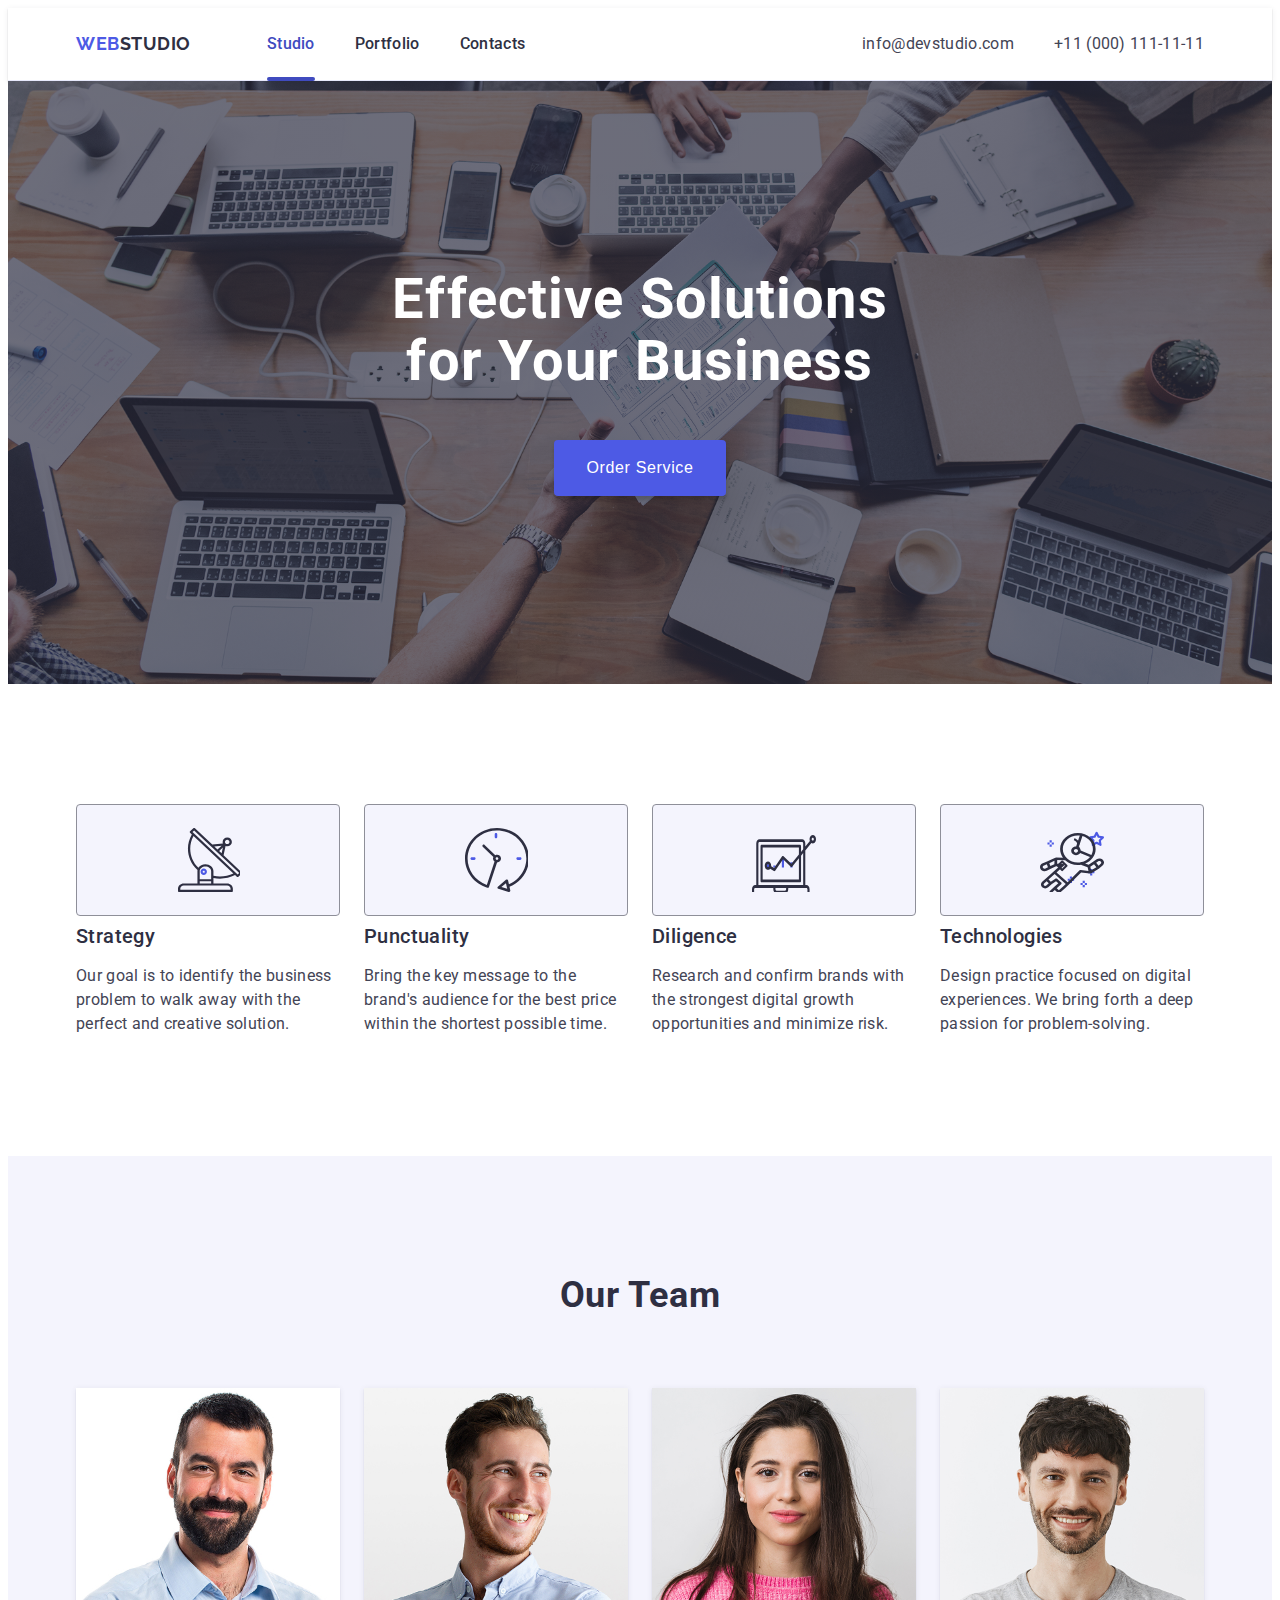
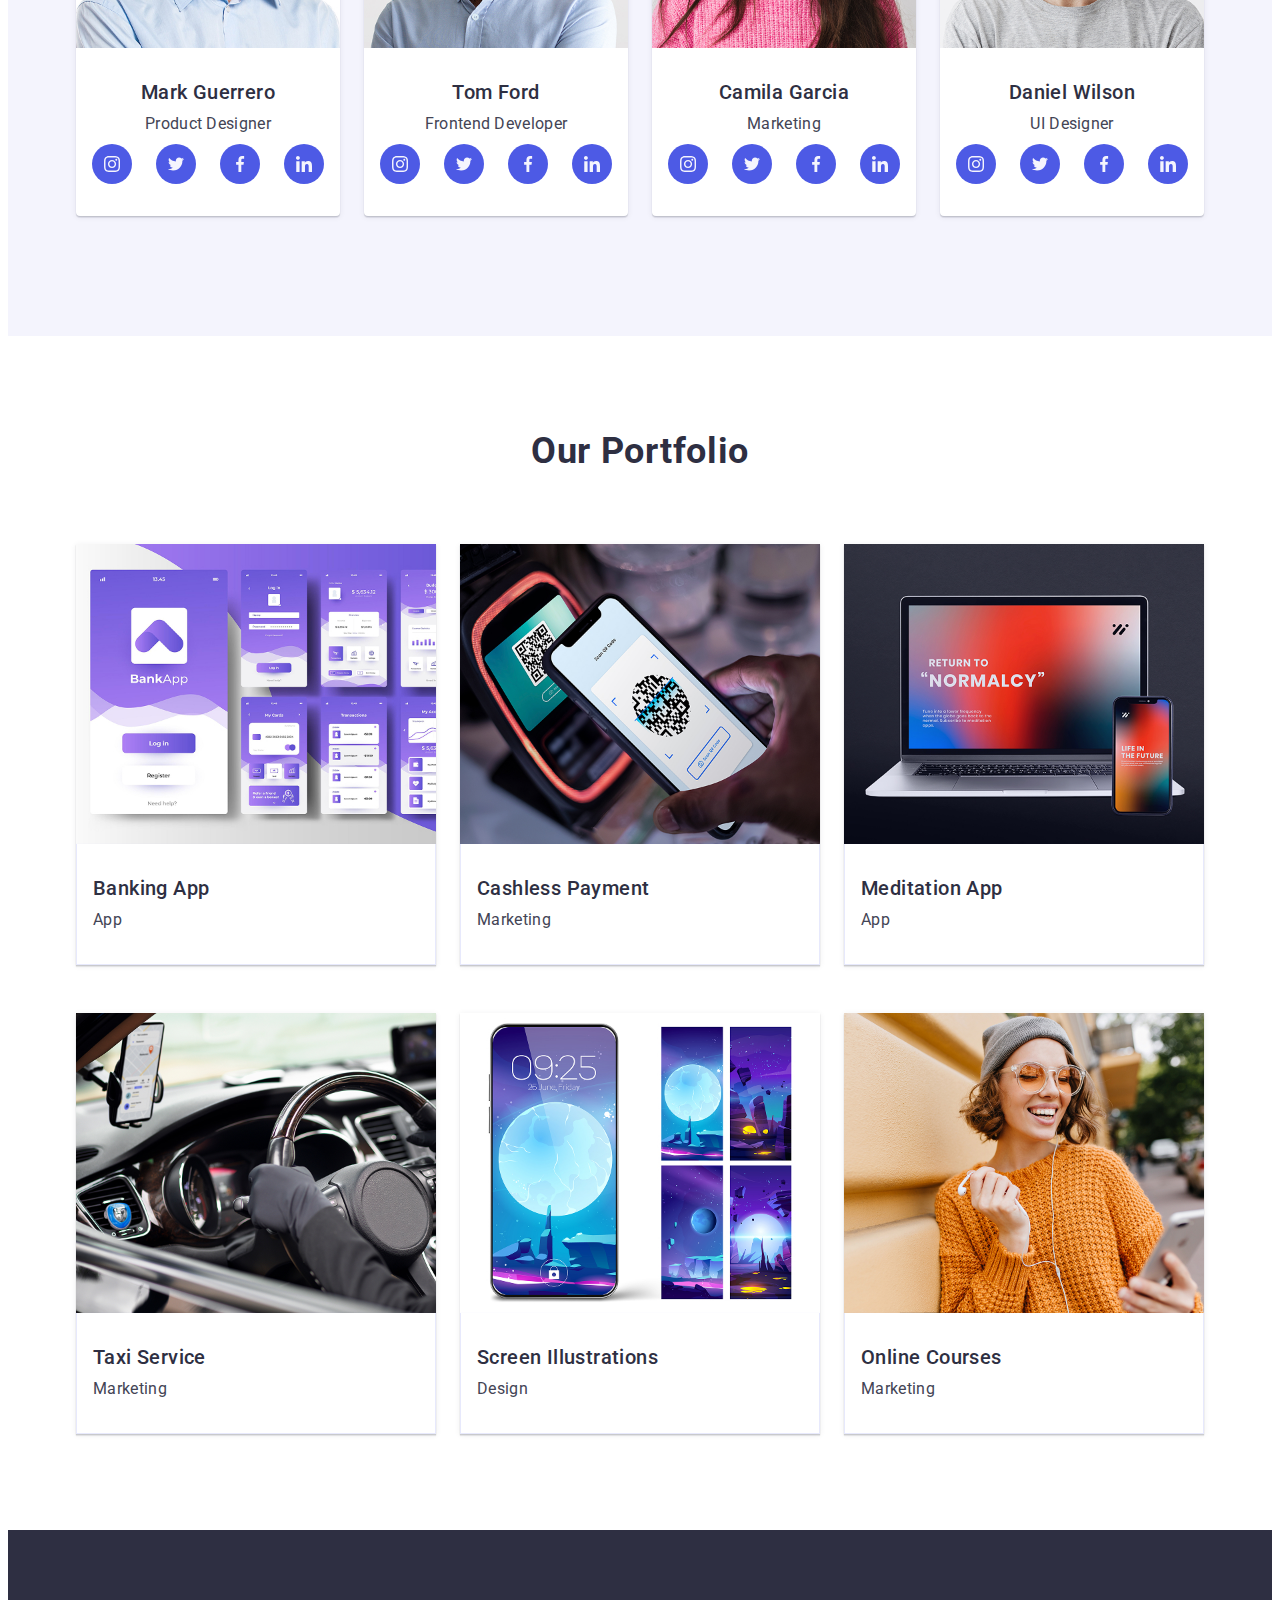
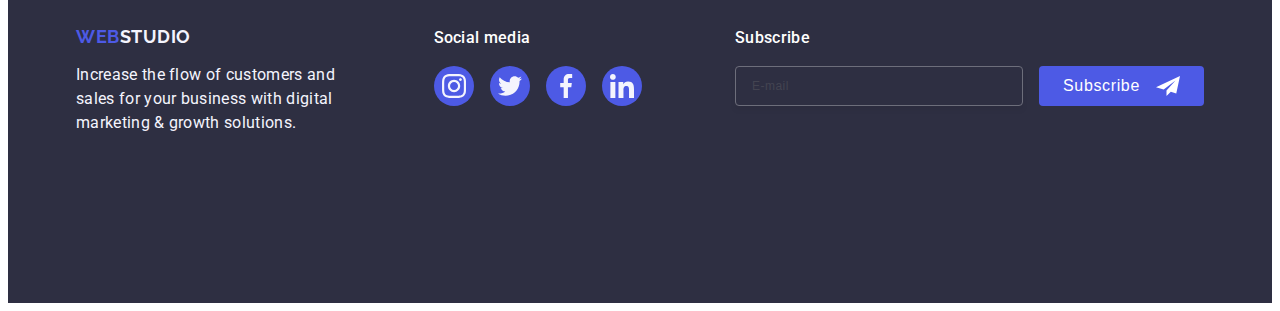
<file: index.html>
<!DOCTYPE html>
<html lang="en">
  <head>
    <meta charset="UTF-8" />
    <meta name="viewport" content="width=device-width, initial-scale=1.0" />
    <link
      rel="stylesheet"
      href="https://cdnjs.cloudflare.com/ajax/libs/modern-normalize/3.0.1/modern-normalize.min.css"
      integrity="sha512-q6WgHqiHlKyOqslT/lgBgodhd03Wp4BEqKeW6nNtlOY4quzyG3VoQKFrieaCeSnuVseNKRGpGeDU3qPmabCANg=="
      crossorigin="anonymous"
      referrerpolicy="no-referrer"
    />

    <link rel="preconnect" href="https://fonts.googleapis.com" />
    <link rel="preconnect" href="https://fonts.gstatic.com" crossorigin />
    <link
      href="https://fonts.googleapis.com/css2?family=Raleway:wght@700&family=Roboto:wght@400;500;700&display=swap"
      rel="stylesheet"
    />
    <link rel="stylesheet" href="./css/style.css" />
    <title>WebStudio</title>
  </head>
  <body class="body">
    <!--#region Header-->
    <header class="header">
      <div class="container header-container">
        <nav class="header-nav">
          <a class="header-logo" href="./index.html"
            >Web<span class="header-logo-span">Studio</span></a
          >

          <ul class="nav-list">
            <li class="nav-item">
              <a class="nav-link current" href="./index.html">Studio</a>
            </li>
            <li class="nav-item">
              <a class="nav-link" href="">Portfolio</a>
            </li>
            <li class="nav-item">
              <a class="nav-link" href="">Contacts</a>
            </li>
          </ul>
        </nav>
        <address class="contacts">
          <ul class="contacts-list">
            <li class="contacts-item">
              <a class="contacts-link" href="mailto:info@devstudio.com"
                >info@devstudio.com</a
              >
            </li>
            <li class="contacts-item">
              <a class="contacts-link" href="tel:+110001111111"
                >+11 (000) 111-11-11</a
              >
            </li>
          </ul>
        </address>
        <button class="burger-btn" type="button" data-menu-open>
          <svg class="burger-icon" width="24" height="24">
            <use href="./images/icons.svg#burger-menu"></use>
          </svg>
        </button>
      </div>
      <div class="mobile-menu" data-menu>
        <div class="container mobile-menu-container">
          <button class="mobile-menu-close" data-menu-close>
            <svg class="modal-close-icon" width="8" height="8">
              <use href="./images/icons.svg#icon-close"></use>
            </svg>
          </button>
          <nav class="mobile-menu-nav">
            <ul class="mobile-menu-list">
              <li class="mobile-menu-list-item">
                <a class="mobile-menu-list-link" href="./index.html">Studio</a>
              </li>
              <li class="mobile-menu-list-item">
                <a class="mobile-menu-list-link" href="./index.html"
                  >Portfolio</a
                >
              </li>
              <li class="mobile-menu-list-item">
                <a class="mobile-menu-list-link" href="./index.html"
                  >Contacts</a
                >
              </li>
            </ul>
          </nav>
          <address class="mobile-menu-adress">
            <ul class="mobile-menu-adress-list">
              <li class="mobile-menu-adress-item">
                <a class="mobile-menu-adress-link" href="tel:+110001111111"
                  >+11 (000) 111-11-11</a
                >
              </li>
              <li class="mobile-menu-adress-item">
                <a
                  class="mobile-menu-adress-link"
                  href="mailto:info@devstudio.com"
                  >info@devstudio.com</a
                >
              </li>
            </ul>
          </address>
          <div class="mobile-menu-social-div">
            <ul class="mobile-menu-social-list">
              <li class="mobile-menu-social-item">
                <a
                  class="mobile-menu-social-link"
                  href="https://www.instagram.com/"
                >
                  <svg class="mobile-menu-social-icon" width="24" height="24">
                    <use href="./images/icons.svg#icon-instagram"></use>
                  </svg>
                </a>
              </li>
              <li class="mobile-menu-social-item">
                <a class="mobile-menu-social-link" href="https://x.com/">
                  <svg class="mobile-menu-social-icon" width="24" height="24">
                    <use href="./images/icons.svg#icon-twitter"></use>
                  </svg>
                </a>
              </li>
              <li class="mobile-menu-social-item">
                <a
                  class="mobile-menu-social-link"
                  href="https://www.facebook.com/"
                >
                  <svg class="mobile-menu-social-icon" width="24" height="24">
                    <use href="./images/icons.svg#icon-facebook"></use>
                  </svg>
                </a>
              </li>
              <li class="mobile-menu-social-item">
                <a
                  class="mobile-menu-social-link"
                  href="https://www.linkedin.com/"
                >
                  <svg class="mobile-menu-social-icon" width="24" height="24">
                    <use href="./images/icons.svg#icon-linkedin"></use>
                  </svg>
                </a>
              </li>
            </ul>
          </div>
        </div>
      </div>
    </header>
    <!--#endregion Header-->

    <!--Main-->
    <main class="main">
      <!--#region Section1-->

      <section class="hero">
        <div class="container container-hero">
          <h1 class="hero-title">Effective Solutions for Your Business</h1>
          <button class="hero-button" type="button" data-modal-open>
            Order Service
          </button>
        </div>
      </section>

      <!-- #endregion Section1 -->
      <!--#region Section2-->
      <section class="features">
        <div class="container container-features">
          <h2 class="visually-hidden">Будет позже</h2>
          <ul class="features-list-container">
            <li class="features-container-item">
              <div class="features-icon">
                <svg class="features-icon-item" width="64" height="64">
                  <use href="./images/icons.svg#icon-antenna"></use>
                </svg>
              </div>
              <h3 class="features-subtitle">Strategy</h3>
              <p class="features-text">
                Our goal is to identify the business problem to walk away with
                the perfect and creative solution.
              </p>
            </li>
            <li class="features-container-item">
              <div class="features-icon">
                <svg class="features-icon-item" width="64" height="64">
                  <use href="./images/icons.svg#icon-clock"></use>
                </svg>
              </div>
              <h3 class="features-subtitle">Punctuality</h3>
              <p class="features-text">
                Bring the key message to the brand's audience for the best price
                within the shortest possible time.
              </p>
            </li>
            <li class="features-container-item">
              <div class="features-icon">
                <svg class="features-icon-item" width="64" height="64">
                  <use href="./images/icons.svg#icon-diagram"></use>
                </svg>
              </div>
              <h3 class="features-subtitle">Diligence</h3>
              <p class="features-text">
                Research and confirm brands with the strongest digital growth
                opportunities and minimize risk.
              </p>
            </li>
            <li class="features-container-item">
              <div class="features-icon">
                <svg class="features-icon-item" width="64" height="64">
                  <use href="./images/icons.svg#icon-astronaut"></use>
                </svg>
              </div>
              <h3 class="features-subtitle">Technologies</h3>
              <p class="features-text">
                Design practice focused on digital experiences. We bring forth a
                deep passion for problem-solving.
              </p>
            </li>
          </ul>
        </div>
      </section>
      <!--#endregion Section2-->
      <!--#region Section3-->
      <section class="team">
        <div class="container container-team">
          <h2 class="team-hedder">Our Team</h2>
          <ul class="team-list">
            <li class="team-item">
              <img
                class="team-photo"
                src="./images/team1.jpg"
                srcset="./images/team1.jpg 1x, ./images/one-2x.jpg 2x"
                alt="team_member1"
                width="264"
              />
              <div class="container-team-member">
                <h3 class="team-name">Mark Guerrero</h3>
                <p class="team-role">Product Designer</p>
                <ul class="team-card-social">
                  <li class="team-card-social-item">
                    <a href="https://www.instagram.com/" class="team-list-link">
                      <svg class="team-list-icon" width="16" height="16">
                        <use href="./images/icons.svg#icon-instagram"></use>
                      </svg>
                    </a>
                  </li>
                  <li class="team-card-social-item">
                    <a href="https://x.com/" class="team-list-link">
                      <svg class="team-list-icon" width="16" height="16">
                        <use href="./images/icons.svg#icon-twitter"></use>
                      </svg>
                    </a>
                  </li>
                  <li class="team-card-social-item">
                    <a href="https://www.facebook.com/" class="team-list-link">
                      <svg class="team-list-icon" width="16" height="16">
                        <use href="./images/icons.svg#icon-facebook"></use>
                      </svg>
                    </a>
                  </li>
                  <li class="team-card-social-item">
                    <a href="https://www.linkedin.com/" class="team-list-link">
                      <svg class="team-list-icon" width="16" height="16">
                        <use href="./images/icons.svg#icon-linkedin"></use>
                      </svg>
                    </a>
                  </li>
                </ul>
              </div>
            </li>
            <li class="team-item">
              <img
                class="team-photo"
                src="./images/team2.jpg"
                srcset="./images/team2.jpg 1x, ./images/two-2x.jpg 2x"
                alt="team_member2"
                width="264"
              />
              <div class="container-team-member">
                <h3 class="team-name">Tom Ford</h3>
                <p class="team-role">Frontend Developer</p>
                <ul class="team-card-social">
                  <li class="team-card-social-item">
                    <a href="https://www.instagram.com/" class="team-list-link">
                      <svg class="team-list-icon" width="16" height="16">
                        <use href="./images/icons.svg#icon-instagram"></use>
                      </svg>
                    </a>
                  </li>
                  <li class="team-card-social-item">
                    <a href="https://x.com/" class="team-list-link">
                      <svg class="team-list-icon" width="16" height="16">
                        <use href="./images/icons.svg#icon-twitter"></use>
                      </svg>
                    </a>
                  </li>
                  <li class="team-card-social-item">
                    <a href="https://www.facebook.com/" class="team-list-link">
                      <svg class="team-list-icon" width="16" height="16">
                        <use href="./images/icons.svg#icon-facebook"></use>
                      </svg>
                    </a>
                  </li>
                  <li class="team-card-social-item">
                    <a href="https://www.linkedin.com/" class="team-list-link">
                      <svg class="team-list-icon" width="16" height="16">
                        <use href="./images/icons.svg#icon-linkedin"></use>
                      </svg>
                    </a>
                  </li>
                </ul>
              </div>
            </li>
            <li class="team-item">
              <img
                class="team-photo"
                src="./images/team3.jpg"
                srcset="./images/team3.jpg 1x, ./images/thre-2x.jpg 2x"
                alt="team_member3"
                width="264"
              />
              <div class="container-team-member">
                <h3 class="team-name">Camila Garcia</h3>
                <p class="team-role">Marketing</p>
                <ul class="team-card-social">
                  <li class="team-card-social-item">
                    <a href="https://www.instagram.com/" class="team-list-link">
                      <svg class="team-list-icon" width="16" height="16">
                        <use href="./images/icons.svg#icon-instagram"></use>
                      </svg>
                    </a>
                  </li>
                  <li class="team-card-social-item">
                    <a href="https://x.com/" class="team-list-link">
                      <svg class="team-list-icon" width="16" height="16">
                        <use href="./images/icons.svg#icon-twitter"></use>
                      </svg>
                    </a>
                  </li>
                  <li class="team-card-social-item">
                    <a href="https://www.facebook.com/" class="team-list-link">
                      <svg class="team-list-icon" width="16" height="16">
                        <use href="./images/icons.svg#icon-facebook"></use>
                      </svg>
                    </a>
                  </li>
                  <li class="team-card-social-item">
                    <a href="https://www.linkedin.com/" class="team-list-link">
                      <svg class="team-list-icon" width="16" height="16">
                        <use href="./images/icons.svg#icon-linkedin"></use>
                      </svg>
                    </a>
                  </li>
                </ul>
              </div>
            </li>
            <li class="team-item">
              <img
                class="team-photo"
                src="./images/team4.jpg"
                srcset="./images/team4.jpg 1x, ./images/four-2x.jpg 2x"
                alt="team_member4"
                width="264"
              />
              <div class="container-team-member">
                <h3 class="team-name">Daniel Wilson</h3>
                <p class="team-role">UI Designer</p>
                <ul class="team-card-social">
                  <li class="team-card-social-item">
                    <a href="https://www.instagram.com/" class="team-list-link">
                      <svg class="team-list-icon" width="16" height="16">
                        <use href="./images/icons.svg#icon-instagram"></use>
                      </svg>
                    </a>
                  </li>
                  <li class="team-card-social-item">
                    <a href="https://x.com/" class="team-list-link">
                      <svg class="team-list-icon" width="16" height="16">
                        <use href="./images/icons.svg#icon-twitter"></use>
                      </svg>
                    </a>
                  </li>
                  <li class="team-card-social-item">
                    <a href="https://www.facebook.com/" class="team-list-link">
                      <svg class="team-list-icon" width="16" height="16">
                        <use href="./images/icons.svg#icon-facebook"></use>
                      </svg>
                    </a>
                  </li>
                  <li class="team-card-social-item">
                    <a href="https://www.linkedin.com/" class="team-list-link">
                      <svg class="team-list-icon" width="16" height="16">
                        <use href="./images/icons.svg#icon-linkedin"></use>
                      </svg>
                    </a>
                  </li>
                </ul>
              </div>
            </li>
          </ul>
        </div>
      </section>
      <!--#endregion Section3-->
      <!--#region Section4-->
      <section class="project-items">
        <div class="container container-project">
          <h2 class="project-header">Our portfolio</h2>
          <ul class="project-list">
            <li class="project-list-item">
              <div class="team-box-overlay">
                <picture>
                  <source
                    media="(min-width: 1158px)"
                    srcset="./images/banking.jpg 1x, ./images/banking-2x.jpg 2x"
                  />

                  <source
                    media="(min-width: 768px)"
                    srcset="./images/banking.jpg 1x, ./images/banking-2x.jpg 2x"
                  />

                  <source
                    media="(max-width: 767px)"
                    srcset="
                      ./images/banking-mobile.jpg     1x,
                      ./images/bankinkg-mobile-2x.jpg 2x
                    "
                  />
                  <img
                    src="./images/banking.jpg"
                    width="360"
                    height="300"
                    alt="Banking App"
                  />
                </picture>
                <p class="box-overlay-text">
                  14 Stylish and User-Friendly App Design Concepts · Task
                  Manager App · Calorie Tracker App · Exotic Fruit Ecommerce App
                  · Cloud Storage App
                </p>
              </div>
              <div class="container-card-content">
                <h3 class="project-title">Banking App</h3>
                <p class="project-text">App</p>
              </div>
            </li>
            <li class="project-list-item">
              <div class="team-box-overlay">
                <picture>
                  <source
                    media="(min-width: 1158px)"
                    srcset="./images/payment.jpg 1x, ./images/payment-2x.jpg 2x"
                  />

                  <source
                    media="(min-width: 768px)"
                    srcset="./images/payment.jpg 1x, ./images/payment-2x.jpg 2x"
                  />

                  <source
                    media="(max-width: 767px)"
                    srcset="
                      ./images/payment-mobile.jpg    1x,
                      ./images/payment-mobile-2x.jpg 2x
                    "
                  />
                  <img
                    src="./images/payment.jpg"
                    width="360"
                    height="300"
                    alt="Cashless Payment"
                  />
                </picture>
                <p class="box-overlay-text">
                  14 Stylish and User-Friendly App Design Concepts · Task
                  Manager App · Calorie Tracker App · Exotic Fruit Ecommerce App
                  · Cloud Storage App
                </p>
              </div>
              <div class="container-card-content">
                <h3 class="project-title">Cashless Payment</h3>
                <p class="project-text">Marketing</p>
              </div>
            </li>
            <li class="project-list-item">
              <div class="team-box-overlay">
                <picture>
                  <source
                    media="(min-width: 1158px)"
                    srcset="
                      ./images/medatation.jpg    1x,
                      ./images/medatation-2x.jpg 2x
                    "
                  />

                  <source
                    media="(min-width: 768px)"
                    srcset="
                      ./images/medatation.jpg    1x,
                      ./images/medatation-2x.jpg 2x
                    "
                  />

                  <source
                    media="(max-width: 767px)"
                    srcset="
                      ./images/app-mobile.jpg    1x,
                      ./images/app-mobile-2x.jpg 2x
                    "
                  />
                  <img
                    src="./images/medatation.jpg"
                    width="360"
                    height="300"
                    alt="Meditation App"
                  />
                </picture>
                <p class="box-overlay-text">
                  14 Stylish and User-Friendly App Design Concepts · Task
                  Manager App · Calorie Tracker App · Exotic Fruit Ecommerce App
                  · Cloud Storage App
                </p>
              </div>
              <div class="container-card-content">
                <h3 class="project-title">Meditation App</h3>
                <p class="project-text">App</p>
              </div>
            </li>
            <li class="project-list-item">
              <div class="team-box-overlay">
                <picture>
                  <source
                    media="(min-width: 1158px)"
                    srcset="./images/taxi.jpg 1x, ./images/taxi-2x.jpg 2x"
                  />

                  <source
                    media="(min-width: 768px)"
                    srcset="./images/taxi.jpg 1x, ./images/taxi-2x.jpg 2x"
                  />

                  <source
                    media="(max-width: 767px)"
                    srcset="
                      ./images/taxi-mobile.jpg    1x,
                      ./images/taxi-mobile-2x.jpg 2x
                    "
                  />
                  <img
                    src="./images/taxi.jpg"
                    width="360"
                    height="300"
                    alt="Taxi Service"
                  />
                </picture>
                <p class="box-overlay-text">
                  14 Stylish and User-Friendly App Design Concepts · Task
                  Manager App · Calorie Tracker App · Exotic Fruit Ecommerce App
                  · Cloud Storage App
                </p>
              </div>
              <div class="container-card-content">
                <h3 class="project-title">Taxi Service</h3>
                <p class="project-text">Marketing</p>
              </div>
            </li>
            <li class="project-list-item">
              <div class="team-box-overlay">
                <picture>
                  <source
                    media="(min-width: 1158px)"
                    srcset="
                      ./images/illustrations.jpg    1x,
                      ./images/illustrations-2x.jpg 2x
                    "
                  />

                  <source
                    media="(min-width: 768px)"
                    srcset="
                      ./images/illustrations.jpg    1x,
                      ./images/illustrations-2x.jpg 2x
                    "
                  />

                  <source
                    media="(max-width: 767px)"
                    srcset="
                      ./images/illustrations-mobile.jpg    1x,
                      ./images/illustrations-mobile-2x.jpg 2x
                    "
                  />

                  <img
                    src="./images/illustrations.jpg"
                    width="360"
                    height="300"
                    alt="Screen Illustrations"
                  />
                </picture>
                <p class="box-overlay-text">
                  14 Stylish and User-Friendly App Design Concepts · Task
                  Manager App · Calorie Tracker App · Exotic Fruit Ecommerce App
                  · Cloud Storage App
                </p>
              </div>
              <div class="container-card-content">
                <h3 class="project-title">Screen Illustrations</h3>
                <p class="project-text">Design</p>
              </div>
            </li>
            <li class="project-list-item">
              <div class="team-box-overlay">
                <picture>
                  <source
                    media="(min-width: 1158px)"
                    srcset="./images/courses.jpg 1x, ./images/courses-2x.jpg 2x"
                  />

                  <source
                    media="(min-width: 768px)"
                    srcset="./images/courses.jpg 1x, ./images/courses-2x.jpg 2x"
                  />

                  <source
                    media="(max-width: 767px)"
                    srcset="
                      ./images/courses-mobile.jpg    1x,
                      ./images/courses-mobile-2x.jpg 2x
                    "
                  />

                  <img
                    src="./images/courses.jpg"
                    width="360"
                    height="300"
                    alt="Online Courses"
                  />
                </picture>
                <p class="box-overlay-text">
                  14 Stylish and User-Friendly App Design Concepts · Task
                  Manager App · Calorie Tracker App · Exotic Fruit Ecommerce App
                  · Cloud Storage App
                </p>
              </div>
              <div class="container-card-content">
                <h3 class="project-title">Online Courses</h3>
                <p class="project-text">Marketing</p>
              </div>
            </li>
          </ul>
        </div>
      </section>
      <!--#endregion Section4-->
    </main>

    <!--Footer-->
    <footer class="footer">
      <div class="container footer-container">
        <div class="footer-logo-div">
          <a class="footer-logo" href="./index.html"
            >Web<span class="footer-logo-span">Studio</span></a
          >
          <p class="footer-text">
            Increase the flow of customers and sales for your business with
            digital marketing & growth solutions.
          </p>
        </div>
        <div class="footer-socials-div">
          <p class="footer-social-text">Social media</p>
          <ul class="footer-socials-list">
            <li class="footer-social-item">
              <a href="https://www.instagram.com/" class="footer-socials-link">
                <svg width="24" height="24" class="footer-socials-icon">
                  <use href="./images/icons.svg#icon-instagram"></use>
                </svg>
              </a>
            </li>
            <li class="footer-social-item">
              <a href="https://x.com/" class="footer-socials-link">
                <svg width="24" height="24" class="footer-socials-icon">
                  <use href="./images/icons.svg#icon-twitter"></use>
                </svg>
              </a>
            </li>
            <li class="footer-social-item">
              <a href="https://www.facebook.com/" class="footer-socials-link">
                <svg width="24" height="24" class="footer-socials-icon">
                  <use href="./images/icons.svg#icon-facebook"></use>
                </svg>
              </a>
            </li>
            <li class="footer-social-item">
              <a href="https://www.linkedin.com/" class="footer-socials-link">
                <svg width="24" height="24" class="footer-socials-icon">
                  <use href="./images/icons.svg#icon-linkedin"></use>
                </svg>
              </a>
            </li>
          </ul>
        </div>
        <div class="footer-form-order">
          <p class="footer-order">Subscribe</p>
          <form class="footer-form">
            <label class="footer-order-item" for="user-subscribe">
              <input
                class="footer-order-input"
                id="user-subscribe"
                name="user-subscribe"
                placeholder="E-mail"
                required
                type="email"
            /></label>

            <button class="footer-button" type="submit">
              Subscribe
              <svg class="footer-order-icons-item" width="24" height="24">
                <use href="./images/icons.svg#icon-subscribe"></use>
              </svg>
            </button>
          </form>
        </div>
      </div>
    </footer>

    <!--#region modal-->
    <div class="backdrop" data-modal>
      <div class="modal">
        <button class="modal-close" type="button" data-modal-close>
          <svg class="modal-close-icon" width="8" height="8">
            <use href="./images/icons.svg#icon-close"></use>
          </svg>
        </button>
        <p class="modal-text">Leave your contacts and we will call you back</p>
        <form class="modal-form">
          <div class="modal-form-order">
            <label class="order-form-label" for="user-name">Name</label>
            <div class="order-field">
              <input
                type="text"
                class="order-form-input"
                id="user-name"
                name="user-name"
                pattern="[a-zA-Zа-яА-ЯіІїЇєЄ']+"
                required
              />
              <svg class="order-field-icon" width="18" height="24">
                <use href="./images/icons.svg#icon-person"></use>
              </svg>
            </div>
          </div>
          <div class="modal-form-order">
            <label class="order-form-label" for="user-tel">Phone</label>
            <div class="order-field">
              <input
                class="order-form-input"
                id="user-tel"
                name="user-tel"
                pattern="+380-[0-9]{3}-[0-9]{3}-[0-9]{3}-[0-9]{3}"
                required
                type="tel"
              />
              <svg class="order-field-icon" width="18" height="24">
                <use href="./images/icons.svg#icon-phone"></use>
              </svg>
            </div>
          </div>
          <div class="modal-form-order">
            <label class="order-form-label" for="user-email">Email</label>
            <div class="order-field">
              <input
                class="order-form-input"
                id="user-email"
                name="user-email"
                required
                type="email"
              />
              <svg class="order-field-icon" width="18" height="24">
                <use href="./images/icons.svg#icon-email"></use>
              </svg>
            </div>
          </div>
          <div class="modal-form-order-comment">
            <label class="order-form-label" for="user-comment">Comment</label>
            <textarea
              class="order-form-comment"
              placeholder="Text input"
              name="user-comment"
              id="user-comment"
            ></textarea>
          </div>
          <div class="modal-field check-field">
            <input
              class="input-check visually-hidden"
              type="checkbox"
              name="user-privacy"
              id="user-privacy"
              value="true"
            />
            <label class="input-check-text" for="user-privacy">
              <span class="check-empty">
                <svg class="input-check-icon" width="10" height="8">
                  <use href="./images/icons.svg#icon-check"></use>
                </svg>
              </span>
              I accept the terms and conditions of the
              <a href="" class="accent">Privacy Policy</a></label
            >
          </div>
          <button type="submit" class="order-form-btn">Send</button>
        </form>
      </div>
    </div>
    <!--#endregion modal-->
    <script src="./js/modal.js"></script>
    <script src="./js/menu.js"></script>
  </body>
</html>
</file>
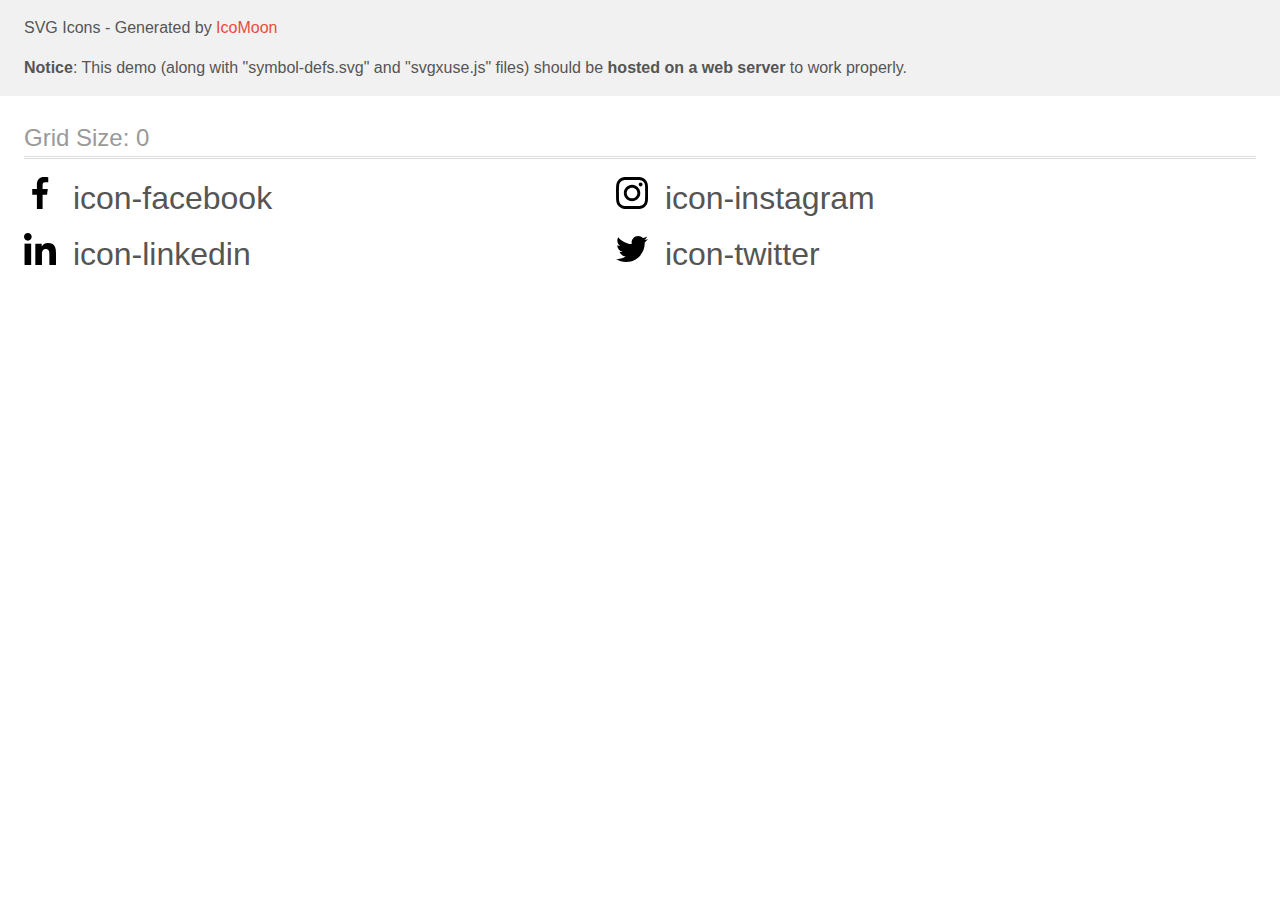
<file: images/icons/demo-external-svg.html>
<!doctype html>
<html>
<head>
    <title>IcoMoon - SVG Icons</title>
    <meta charset="utf-8">
    <meta name="viewport" content="width=device-width, initial-scale=1">
    <link rel="stylesheet" href="demo-files/demo.css">
    <link rel="stylesheet" href="style.css">
</head>
<body>
<header class="bgc1 clearfix">
<div class="mhl">
    <p>SVG Icons - Generated by <a href="https://icomoon.io/app">IcoMoon</a></p><p><strong>Notice</strong>: This demo (along with "symbol-defs.svg" and "svgxuse.js" files) should be <b>hosted on a web server</b> to work properly.</p>
</div>
</header>
    <div class="clearfix mhl ptl">
        <h1 class="mvm mtn fgc1">Grid Size: 0</h1>
        <div class="glyph fs1">
            <div class="clearfix pbs">
                <svg class="icon icon-facebook"><use xlink:href="symbol-defs.svg#icon-facebook"></use></svg><span class="name"> icon-facebook</span>
            </div>
        </div>
        <div class="glyph fs1">
            <div class="clearfix pbs">
                <svg class="icon icon-instagram"><use xlink:href="symbol-defs.svg#icon-instagram"></use></svg><span class="name"> icon-instagram</span>
            </div>
        </div>
        <div class="glyph fs1">
            <div class="clearfix pbs">
                <svg class="icon icon-linkedin"><use xlink:href="symbol-defs.svg#icon-linkedin"></use></svg><span class="name"> icon-linkedin</span>
            </div>
        </div>
        <div class="glyph fs1">
            <div class="clearfix pbs">
                <svg class="icon icon-twitter"><use xlink:href="symbol-defs.svg#icon-twitter"></use></svg><span class="name"> icon-twitter</span>
            </div>
        </div>
  </div>
<script defer src="svgxuse.js"></script>
</body>
</html>
</file>
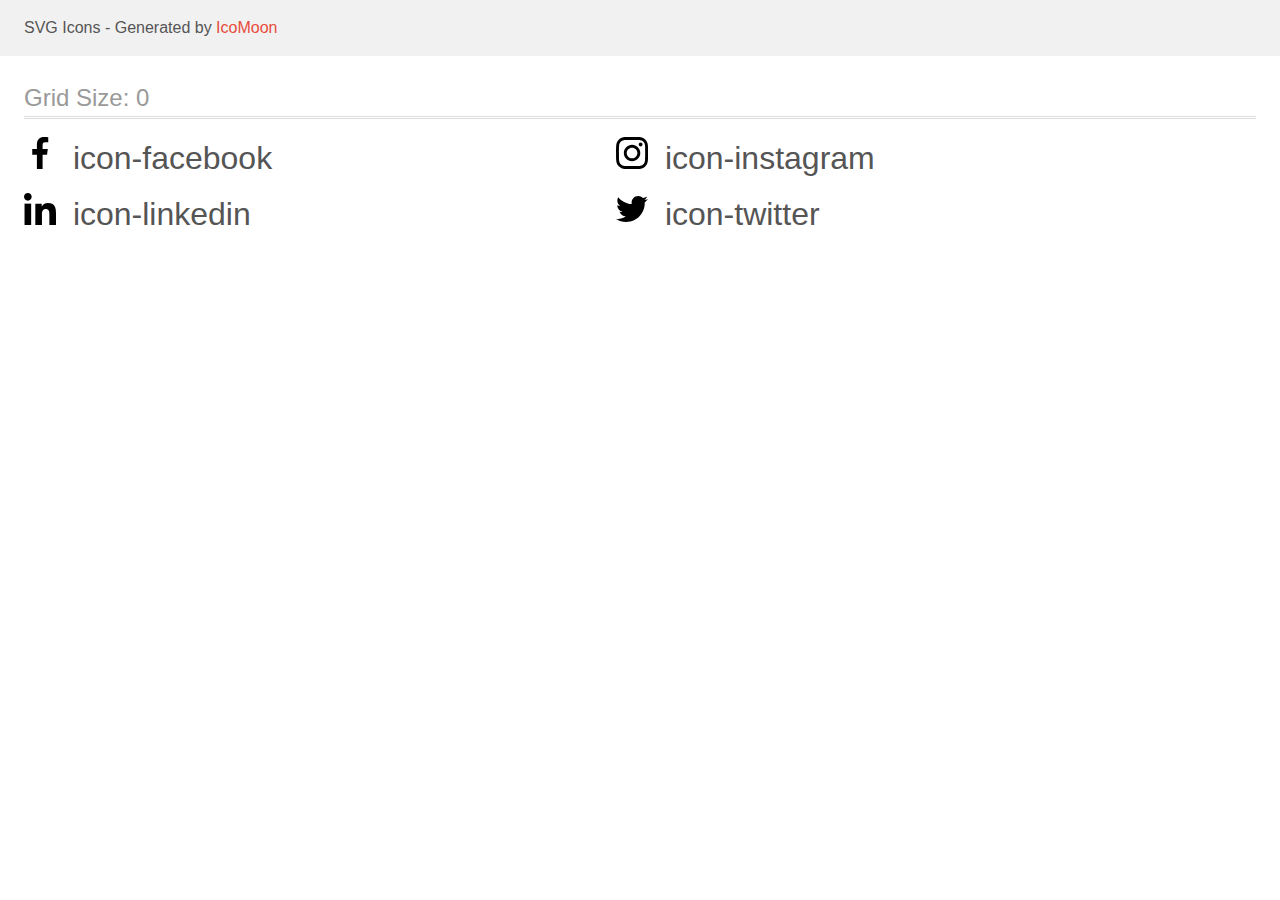
<file: images/icons/demo.html>
<!doctype html>
<html>
<head>
    <title>IcoMoon - SVG Icons</title>
    <meta charset="utf-8">
    <meta name="viewport" content="width=device-width, initial-scale=1">
    <link rel="stylesheet" href="demo-files/demo.css">
    <link rel="stylesheet" href="style.css">
</head>
<body>
<svg aria-hidden="true" style="position: absolute; width: 0; height: 0; overflow: hidden;" version="1.1" xmlns="http://www.w3.org/2000/svg" xmlns:xlink="http://www.w3.org/1999/xlink">
<defs>
<symbol id="icon-facebook" viewBox="0 0 32 32">
<path d="M21.329 5.313h2.921v-5.088c-0.504-0.069-2.237-0.225-4.256-0.225-4.212 0-7.097 2.649-7.097 7.519v4.481h-4.648v5.688h4.648v14.312h5.699v-14.311h4.46l0.708-5.688h-5.169v-3.919c0.001-1.644 0.444-2.769 2.735-2.769z"></path>
</symbol>
<symbol id="icon-instagram" viewBox="0 0 32 32">
<path d="M31.969 9.408c-0.075-1.7-0.35-2.869-0.744-3.882-0.406-1.075-1.031-2.038-1.85-2.838-0.8-0.813-1.769-1.444-2.832-1.844-1.019-0.394-2.182-0.669-3.882-0.744-1.713-0.081-2.257-0.1-6.601-0.1s-4.888 0.019-6.595 0.094c-1.7 0.075-2.869 0.35-3.882 0.744-1.075 0.406-2.038 1.031-2.838 1.85-0.813 0.8-1.444 1.769-1.844 2.832-0.394 1.019-0.669 2.182-0.744 3.882-0.081 1.713-0.1 2.257-0.1 6.601s0.019 4.888 0.094 6.595c0.075 1.7 0.35 2.869 0.744 3.882 0.406 1.075 1.038 2.038 1.85 2.838 0.8 0.813 1.769 1.444 2.832 1.844 1.019 0.394 2.182 0.669 3.882 0.744 1.706 0.075 2.25 0.094 6.595 0.094s4.888-0.019 6.595-0.094c1.7-0.075 2.869-0.35 3.882-0.744 2.151-0.831 3.851-2.532 4.682-4.682 0.394-1.019 0.669-2.182 0.744-3.882 0.075-1.707 0.094-2.25 0.094-6.595s-0.006-4.888-0.081-6.595zM29.087 22.473c-0.069 1.563-0.331 2.407-0.55 2.969-0.538 1.394-1.644 2.5-3.038 3.038-0.563 0.219-1.413 0.481-2.969 0.55-1.688 0.075-2.194 0.094-6.464 0.094s-4.782-0.019-6.464-0.094c-1.563-0.069-2.407-0.331-2.969-0.55-0.694-0.256-1.325-0.663-1.838-1.194-0.531-0.519-0.938-1.144-1.194-1.838-0.219-0.563-0.481-1.413-0.55-2.969-0.075-1.688-0.094-2.194-0.094-6.464s0.019-4.782 0.094-6.464c0.069-1.563 0.331-2.407 0.55-2.969 0.256-0.694 0.663-1.325 1.2-1.838 0.519-0.531 1.144-0.938 1.838-1.194 0.563-0.219 1.413-0.481 2.969-0.55 1.688-0.075 2.194-0.094 6.464-0.094 4.276 0 4.782 0.019 6.464 0.094 1.563 0.069 2.407 0.331 2.969 0.55 0.694 0.256 1.325 0.662 1.838 1.194 0.531 0.519 0.938 1.144 1.194 1.838 0.219 0.563 0.481 1.413 0.55 2.969 0.075 1.688 0.094 2.194 0.094 6.464s-0.019 4.77-0.094 6.458z"></path>
<path d="M16.059 7.783c-4.538 0-8.22 3.682-8.22 8.22s3.682 8.22 8.22 8.22c4.538 0 8.22-3.682 8.22-8.22s-3.682-8.22-8.22-8.22zM16.059 21.335c-2.944 0-5.332-2.388-5.332-5.332s2.388-5.332 5.332-5.332c2.944 0 5.332 2.388 5.332 5.332s-2.388 5.332-5.332 5.332z"></path>
<path d="M26.524 7.458c0 1.060-0.859 1.919-1.919 1.919s-1.919-0.859-1.919-1.919c0-1.060 0.859-1.919 1.919-1.919s1.919 0.859 1.919 1.919z"></path>
</symbol>
<symbol id="icon-linkedin" viewBox="0 0 32 32">
<path d="M31.992 32v-0.001h0.008v-11.736c0-5.741-1.236-10.164-7.948-10.164-3.227 0-5.392 1.771-6.276 3.449h-0.093v-2.913h-6.364v21.364h6.627v-10.579c0-2.785 0.528-5.479 3.977-5.479 3.399 0 3.449 3.179 3.449 5.657v10.401h6.62z"></path>
<path d="M0.528 10.636h6.635v21.364h-6.635v-21.364z"></path>
<path d="M3.843-0c-2.121 0-3.843 1.721-3.843 3.843s1.721 3.879 3.843 3.879c2.121 0 3.843-1.757 3.843-3.879-0.001-2.121-1.723-3.843-3.843-3.843v0z"></path>
</symbol>
<symbol id="icon-twitter" viewBox="0 0 32 32">
<path d="M32 6.078c-1.19 0.522-2.458 0.868-3.78 1.036 1.36-0.812 2.398-2.088 2.886-3.626-1.268 0.756-2.668 1.29-4.16 1.588-1.204-1.282-2.92-2.076-4.792-2.076-3.632 0-6.556 2.948-6.556 6.562 0 0.52 0.044 1.020 0.152 1.496-5.454-0.266-10.28-2.88-13.522-6.862-0.566 0.982-0.898 2.106-0.898 3.316 0 2.272 1.17 4.286 2.914 5.452-1.054-0.020-2.088-0.326-2.964-0.808 0 0.020 0 0.046 0 0.072 0 3.188 2.274 5.836 5.256 6.446-0.534 0.146-1.116 0.216-1.72 0.216-0.42 0-0.844-0.024-1.242-0.112 0.85 2.598 3.262 4.508 6.13 4.57-2.232 1.746-5.066 2.798-8.134 2.798-0.538 0-1.054-0.024-1.57-0.090 2.906 1.874 6.35 2.944 10.064 2.944 12.072 0 18.672-10 18.672-18.668 0-0.29-0.010-0.57-0.024-0.848 1.302-0.924 2.396-2.078 3.288-3.406z"></path>
</symbol>
</defs>
</svg>

<header class="bgc1 clearfix">
<div class="mhl">
    <p>SVG Icons - Generated by <a href="https://icomoon.io/app">IcoMoon</a></p>
</div>
</header>
    <div class="clearfix mhl ptl">
        <h1 class="mvm mtn fgc1">Grid Size: 0</h1>
        <div class="glyph fs1">
            <div class="clearfix pbs">
                <svg class="icon icon-facebook"><use xlink:href="#icon-facebook"></use></svg><span class="name"> icon-facebook</span>
            </div>
        </div>
        <div class="glyph fs1">
            <div class="clearfix pbs">
                <svg class="icon icon-instagram"><use xlink:href="#icon-instagram"></use></svg><span class="name"> icon-instagram</span>
            </div>
        </div>
        <div class="glyph fs1">
            <div class="clearfix pbs">
                <svg class="icon icon-linkedin"><use xlink:href="#icon-linkedin"></use></svg><span class="name"> icon-linkedin</span>
            </div>
        </div>
        <div class="glyph fs1">
            <div class="clearfix pbs">
                <svg class="icon icon-twitter"><use xlink:href="#icon-twitter"></use></svg><span class="name"> icon-twitter</span>
            </div>
        </div>
  </div>
<script defer src="svgxuse.js"></script>
</body>
</html>
</file>
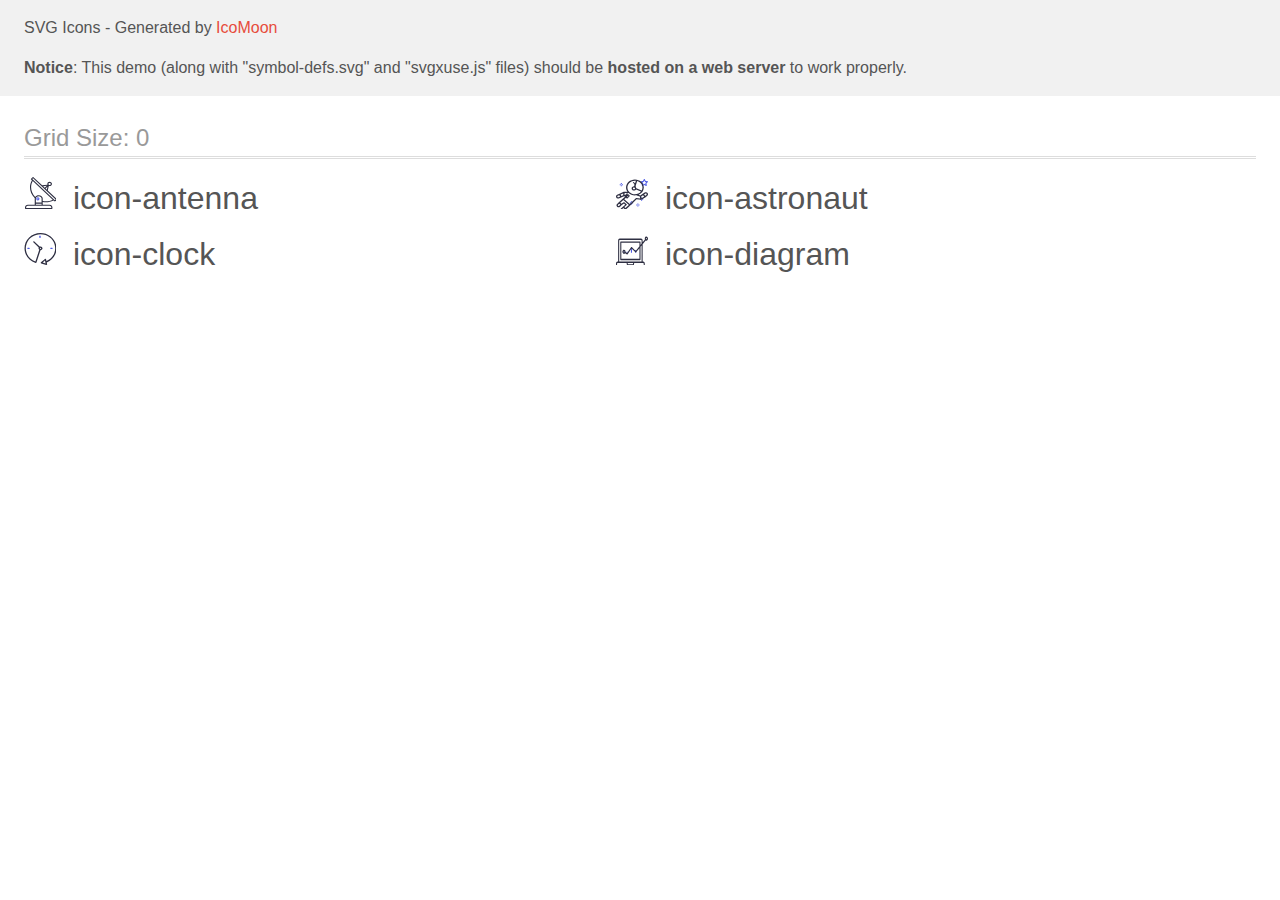
<file: images/icons/icomoon/demo-external-svg.html>
<!doctype html>
<html>
<head>
    <title>IcoMoon - SVG Icons</title>
    <meta charset="utf-8">
    <meta name="viewport" content="width=device-width, initial-scale=1">
    <link rel="stylesheet" href="demo-files/demo.css">
    <link rel="stylesheet" href="style.css">
</head>
<body>
<header class="bgc1 clearfix">
<div class="mhl">
    <p>SVG Icons - Generated by <a href="https://icomoon.io/app">IcoMoon</a></p><p><strong>Notice</strong>: This demo (along with "symbol-defs.svg" and "svgxuse.js" files) should be <b>hosted on a web server</b> to work properly.</p>
</div>
</header>
    <div class="clearfix mhl ptl">
        <h1 class="mvm mtn fgc1">Grid Size: 0</h1>
        <div class="glyph fs1">
            <div class="clearfix pbs">
                <svg class="icon icon-antenna"><use xlink:href="symbol-defs.svg#icon-antenna"></use></svg><span class="name"> icon-antenna</span>
            </div>
        </div>
        <div class="glyph fs1">
            <div class="clearfix pbs">
                <svg class="icon icon-astronaut"><use xlink:href="symbol-defs.svg#icon-astronaut"></use></svg><span class="name"> icon-astronaut</span>
            </div>
        </div>
        <div class="glyph fs1">
            <div class="clearfix pbs">
                <svg class="icon icon-clock"><use xlink:href="symbol-defs.svg#icon-clock"></use></svg><span class="name"> icon-clock</span>
            </div>
        </div>
        <div class="glyph fs1">
            <div class="clearfix pbs">
                <svg class="icon icon-diagram"><use xlink:href="symbol-defs.svg#icon-diagram"></use></svg><span class="name"> icon-diagram</span>
            </div>
        </div>
  </div>
<script defer src="svgxuse.js"></script>
</body>
</html>
</file>
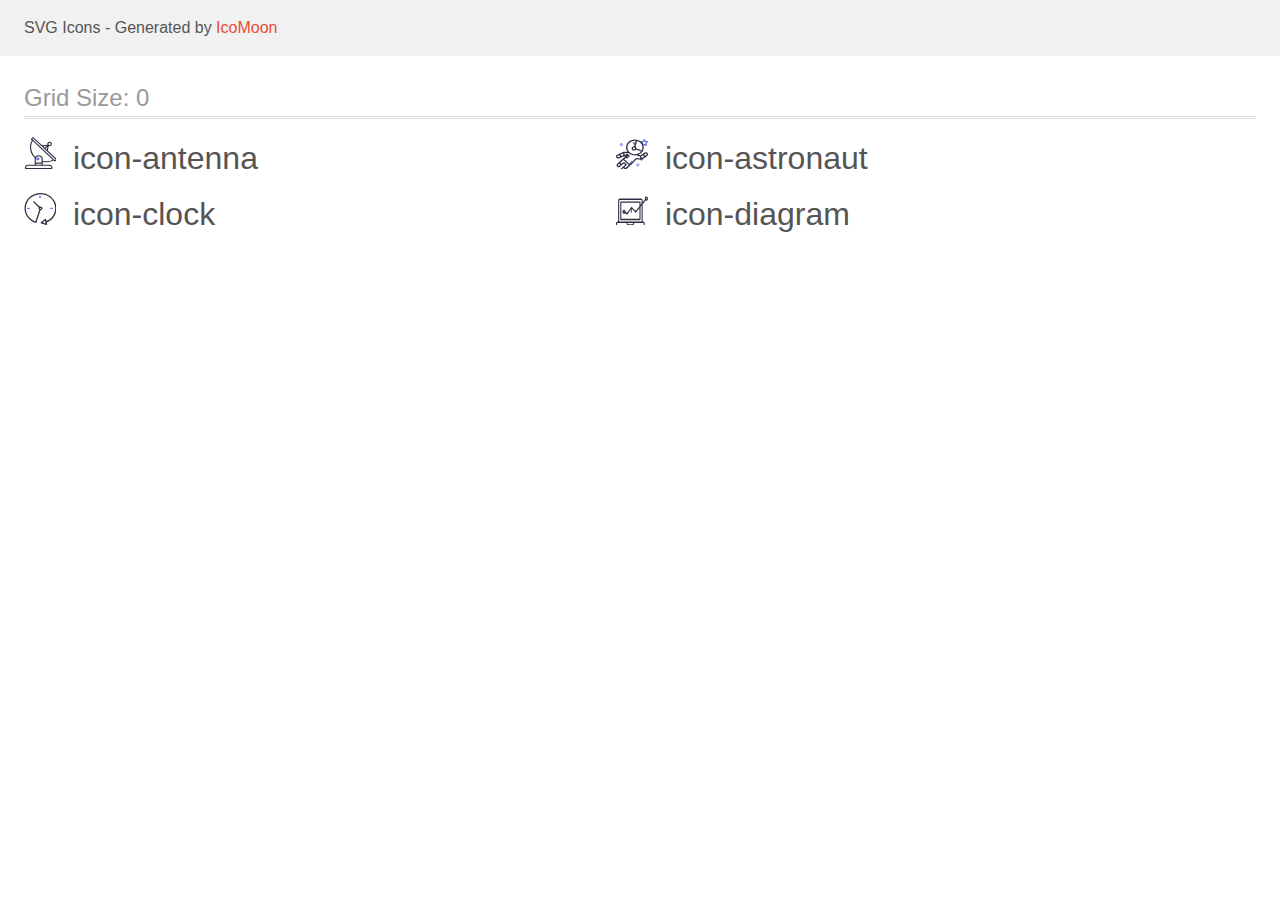
<file: images/icons/icomoon/demo.html>
<!doctype html>
<html>
<head>
    <title>IcoMoon - SVG Icons</title>
    <meta charset="utf-8">
    <meta name="viewport" content="width=device-width, initial-scale=1">
    <link rel="stylesheet" href="demo-files/demo.css">
    <link rel="stylesheet" href="style.css">
</head>
<body>
<svg aria-hidden="true" style="position: absolute; width: 0; height: 0; overflow: hidden;" version="1.1" xmlns="http://www.w3.org/2000/svg" xmlns:xlink="http://www.w3.org/1999/xlink">
<defs>
<symbol id="icon-antenna" viewBox="0 0 32 32">
<path fill="#2e2f42" style="fill: var(--color1, #2e2f42)" d="M32.833 22.098l-9.049-8.505 1.004-4.615c0.259 0.094 0.535 0.144 0.813 0.146h0.007c1.278 0.014 2.326-0.941 2.341-2.133s-1.008-2.17-2.286-2.184c-1.278-0.014-2.326 0.941-2.341 2.133-0.003 0.255 0.042 0.509 0.134 0.749l-5.316 0.605-8.671-8.133c-0.106-0.101-0.252-0.159-0.404-0.16-0.15 0.001-0.294 0.056-0.4 0.155l-1.621 1.504c-0.223 0.208-0.223 0.546 0 0.754l0.872 0.826c-3.379 5.798-2.282 12.978 2.7 17.663 0.046 0.041 0.099 0.074 0.157 0.098-0.036 0.18-0.055 0.364-0.056 0.547v6.187h-6.859c-1.578 0.002-2.856 1.195-2.858 2.667v1.067c0 0.295 0.256 0.533 0.572 0.533h26.293c0.316 0 0.572-0.239 0.572-0.533v-1.067c-0.002-1.472-1.28-2.665-2.858-2.667h-6.859v-2.742c1.075 0.21 2.169 0.317 3.267 0.32 2.634-0.003 5.227-0.615 7.545-1.783l0.877 0.823c0.106 0.101 0.252 0.159 0.404 0.16 0.15-0.001 0.294-0.056 0.4-0.155l1.621-1.504c0.223-0.208 0.223-0.546 0-0.754zM24.802 6.233c0.448-0.415 1.171-0.414 1.617 0.004s0.443 1.093-0.004 1.508c-0.214 0.199-0.504 0.31-0.806 0.31h-0.003c-0.631-0.003-1.141-0.483-1.137-1.072 0.002-0.282 0.123-0.552 0.337-0.751h-0.002zM23.456 9.738l-0.641 2.946-1.26-1.182 1.901-1.763zM22.807 8.836l-2.058 1.909-1.592-1.493 3.65-0.415zM25.578 28.8c0.947 0 1.715 0.716 1.715 1.6v0.533h-25.15v-0.533c0-0.884 0.768-1.6 1.715-1.6h21.72zM17.576 26.667v1.067h-5.716v-1.067h5.716zM11.86 25.6v-4.053c0-1.294 1.282-2.347 2.858-2.347s2.858 1.053 2.858 2.347v4.053h-5.716zM18.719 23.904v-2.357c0-1.882-1.795-3.413-4.001-3.413-1.427-0.020-2.76 0.657-3.516 1.786-4.349-4.274-5.328-10.645-2.442-15.887l19.936 18.708c-3.078 1.461-6.607 1.873-9.976 1.163zM30.818 23.22l-22.567-21.181 0.809-0.752 8.504 7.98c0.004 0 0.006 0.007 0.010 0.010l14.055 13.191-0.811 0.752z"></path>
<path fill="#4d5ae5" style="fill: var(--color2, #4d5ae5)" d="M13.876 20.267h-0.005c-0.884-0.001-1.601 0.714-1.602 1.598s0.714 1.601 1.598 1.602h0.005c0.884 0.001 1.601-0.714 1.602-1.598s-0.714-1.601-1.598-1.602zM14.249 22.245c-0.1 0.1-0.236 0.156-0.378 0.155-0.295-0.002-0.532-0.242-0.531-0.536 0.001-0.141 0.057-0.276 0.157-0.375s0.233-0.154 0.373-0.155c0.295 0.002 0.532 0.242 0.531 0.536-0.001 0.141-0.057 0.276-0.157 0.375h0.005z"></path>
</symbol>
<symbol id="icon-astronaut" viewBox="0 0 32 32">
<path fill="#4d5ae5" style="fill: var(--color2, #4d5ae5)" d="M31.974 4.524c-0.063-0.193-0.229-0.333-0.43-0.363l-1.91-0.278-0.855-1.731c-0.179-0.365-0.777-0.365-0.956 0l-0.855 1.731-1.91 0.278c-0.201 0.029-0.367 0.17-0.431 0.363-0.062 0.193-0.011 0.405 0.135 0.547l1.383 1.348-0.326 1.903c-0.034 0.2 0.048 0.402 0.212 0.522 0.166 0.121 0.382 0.135 0.562 0.040l1.709-0.899 1.709 0.899c0.078 0.041 0.164 0.061 0.249 0.061 0.11 0 0.221-0.034 0.314-0.102 0.164-0.119 0.246-0.322 0.212-0.522l-0.326-1.903 1.383-1.348c0.145-0.142 0.197-0.354 0.135-0.547zM29.511 5.851c-0.125 0.122-0.183 0.299-0.153 0.472l0.191 1.114-1-0.526c-0.078-0.041-0.163-0.061-0.249-0.061s-0.17 0.020-0.249 0.061l-1.001 0.526 0.191-1.114c0.030-0.173-0.028-0.349-0.153-0.472l-0.81-0.789 1.119-0.163c0.174-0.025 0.324-0.134 0.402-0.292l0.5-1.013 0.5 1.013c0.078 0.157 0.228 0.267 0.402 0.292l1.119 0.163-0.809 0.789z"></path>
<path fill="#4d5ae5" style="fill: var(--color2, #4d5ae5)" d="M26.133 20.522h-1.067v1.067h1.067v-1.067z"></path>
<path fill="#4d5ae5" style="fill: var(--color2, #4d5ae5)" d="M26.133 22.656h-1.067v1.067h1.067v-1.067z"></path>
<path fill="#4d5ae5" style="fill: var(--color2, #4d5ae5)" d="M27.2 21.589h-1.067v1.067h1.067v-1.067z"></path>
<path fill="#4d5ae5" style="fill: var(--color2, #4d5ae5)" d="M25.067 21.589h-1.067v1.067h1.067v-1.067z"></path>
<path fill="#4d5ae5" style="fill: var(--color2, #4d5ae5)" d="M22.4 26.389h-1.067v1.067h1.067v-1.067z"></path>
<path fill="#4d5ae5" style="fill: var(--color2, #4d5ae5)" d="M22.4 28.522h-1.067v1.067h1.067v-1.067z"></path>
<path fill="#4d5ae5" style="fill: var(--color2, #4d5ae5)" d="M23.467 27.456h-1.067v1.067h1.067v-1.067z"></path>
<path fill="#4d5ae5" style="fill: var(--color2, #4d5ae5)" d="M21.333 27.456h-1.067v1.067h1.067v-1.067z"></path>
<path fill="#4d5ae5" style="fill: var(--color2, #4d5ae5)" d="M16 24.256h-1.067v1.067h1.067v-1.067z"></path>
<path fill="#4d5ae5" style="fill: var(--color2, #4d5ae5)" d="M16 26.389h-1.067v1.067h1.067v-1.067z"></path>
<path fill="#4d5ae5" style="fill: var(--color2, #4d5ae5)" d="M17.067 25.322h-1.067v1.067h1.067v-1.067z"></path>
<path fill="#4d5ae5" style="fill: var(--color2, #4d5ae5)" d="M14.933 25.322h-1.067v1.067h1.067v-1.067z"></path>
<path fill="#4d5ae5" style="fill: var(--color2, #4d5ae5)" d="M5.867 6.122h-1.067v1.067h1.067v-1.067z"></path>
<path fill="#4d5ae5" style="fill: var(--color2, #4d5ae5)" d="M5.867 8.255h-1.067v1.067h1.067v-1.067z"></path>
<path fill="#4d5ae5" style="fill: var(--color2, #4d5ae5)" d="M6.933 7.189h-1.067v1.067h1.067v-1.067z"></path>
<path fill="#4d5ae5" style="fill: var(--color2, #4d5ae5)" d="M4.8 7.189h-1.067v1.067h1.067v-1.067z"></path>
<path fill="#2e2f42" style="fill: var(--color1, #2e2f42)" d="M31.551 16.081c-0.367-0.447-0.905-0.735-1.517-0.813-0.614-0.079-1.22 0.067-1.71 0.406l-1.599 1.108-2.422 1.635-1.733-0.624c3.091-1.254 5.252-4.048 5.252-7.293 0-4.411-3.986-8.001-8.887-8.001s-8.886 3.589-8.886 8.001c0 1.599 0.529 3.086 1.43 4.337l-3.528-0.028c-0.002 0-0.004 0-0.006 0-0.011 0-0.020 0.005-0.030 0.006-0.067 0.002-0.133 0.015-0.198 0.036-0.016 0.006-0.033 0.009-0.049 0.015-0.008 0.003-0.016 0.004-0.024 0.007l-4.127 1.842c-0.001 0-0.001 0-0.001 0.001l-2.417 1.051c-0.027 0.010-0.054 0.025-0.080 0.041-0.963 0.58-1.292 1.718-0.764 2.649 0.281 0.495 0.76 0.859 1.348 1.026 0.227 0.064 0.458 0.095 0.688 0.095 0.37 0 0.736-0.082 1.072-0.244l1.772-0.852 2.89-1.349 1.732-0.009-6.947 6.249c-0.001 0.001-0.001 0.001-0.002 0.001l-1.709 1.539c-0.404 0.363-0.626 0.845-0.626 1.359s0.222 0.996 0.626 1.36c0.415 0.373 0.96 0.56 1.505 0.56s1.091-0.187 1.507-0.56l1.678-1.51 2.222-1.5 1.15 1.035-2.249 2.024c-0.001 0.001-0.001 0.001-0.002 0.001l-1.709 1.539c-0.404 0.363-0.626 0.845-0.626 1.359s0.222 0.996 0.626 1.36c0.415 0.373 0.961 0.56 1.506 0.56s1.091-0.187 1.507-0.56l4.445-4c0.001-0.001 0.001-0.001 0.001-0.002l1.289-1.154-0.005-0.004c0.008-0.007 0.020-0.010 0.028-0.018l6.595-6.529 4.431 0.57c0.032 0.004 0.064 0.006 0.096 0.006 0.082 0 0.162-0.018 0.239-0.044 0.023-0.007 0.042-0.017 0.063-0.027 0.024-0.011 0.050-0.017 0.074-0.031l4.102-2.462c0.015-0.009 0.023-0.024 0.037-0.034 0.016-0.012 0.037-0.017 0.052-0.030l1.623-1.374c0.845-0.715 0.961-1.887 0.271-2.725zM2.72 20.248c-0.221 0.107-0.473 0.129-0.713 0.060-0.238-0.067-0.432-0.214-0.545-0.413-0.206-0.362-0.087-0.803 0.274-1.041l1.677-0.729 0.573 1.515-1.266 0.609zM7.184 18.139l-1.976 0.923-0.56-1.481 2.587-1.155-0.051 1.712zM26.46 10.499c0 1.060-0.28 2.059-0.765 2.953l-5.338-2.192c-0.056-0.662-0.436-1.241-1.006-1.601l1.869-5.608c3.035 0.873 5.24 3.432 5.24 6.448zM11.41 10.499c0-3.733 3.376-6.77 7.525-6.77 0.323 0 0.639 0.025 0.951 0.060l-1.828 5.485c-0.024-0.001-0.048-0.007-0.073-0.007-1.318 0-2.391 0.966-2.391 2.154s1.072 2.154 2.391 2.154c0.886 0 1.652-0.442 2.066-1.090l4.931 2.025c-1.372 1.669-3.568 2.758-6.047 2.758-4.149 0-7.525-3.037-7.525-6.77zM19.014 11.422c0 0.509-0.462 0.923-1.029 0.923s-1.029-0.414-1.029-0.923c0-0.509 0.462-0.923 1.029-0.923s1.029 0.414 1.029 0.923zM3.147 28.759c-0.302 0.27-0.79 0.27-1.091 0.001-0.145-0.131-0.225-0.304-0.225-0.488s0.080-0.356 0.225-0.486l1.228-1.106 1.087 0.978-1.224 1.102zM7.249 33.067c-0.302 0.27-0.79 0.271-1.091 0.001-0.145-0.131-0.225-0.304-0.225-0.488s0.080-0.356 0.225-0.486l1.229-1.107 1.087 0.978-1.225 1.102zM11.694 29.065c-0.001 0.001-0.001 0.001-0.002 0.001l-2.253 2.031-1.087-0.978 2.251-2.025c0 0 0 0 0-0.001s0.001-0.001 0.002-0.001c0.051-0.046 0.083-0.102 0.114-0.156 0.009-0.016 0.026-0.030 0.033-0.046 0.021-0.047 0.024-0.098 0.033-0.148 0.004-0.028 0.018-0.055 0.018-0.084 0-0.041-0.016-0.081-0.026-0.122-0.008-0.037-0.008-0.075-0.024-0.11-0.026-0.058-0.070-0.109-0.116-0.159-0.013-0.014-0.018-0.031-0.032-0.044 0 0 0 0-0.001 0s-0.001-0.002-0.001-0.002l-2.051-1.846c-0.022-0.020-0.050-0.028-0.074-0.044-0.036-0.025-0.071-0.049-0.111-0.067-0.039-0.017-0.078-0.028-0.119-0.038-0.044-0.011-0.086-0.020-0.131-0.023-0.042-0.002-0.080 0.001-0.122 0.006-0.046 0.005-0.088 0.010-0.133 0.023-0.043 0.012-0.081 0.031-0.12 0.052-0.025 0.013-0.054 0.017-0.078 0.033l-2.264 1.527-1.15-1.035 3.063-2.753 5.567 4.949-1.184 1.060zM20.399 20.968c-0.020-0.002-0.038 0.004-0.058 0.003-0.050-0.002-0.097 0.001-0.147 0.008-0.039 0.006-0.076 0.013-0.112 0.025-0.044 0.014-0.083 0.032-0.123 0.054-0.038 0.021-0.073 0.043-0.106 0.071-0.016 0.013-0.036 0.019-0.051 0.034l-5.998 5.938-5.525-4.912 3.617-3.252c0.266-0.24 0.268-0.63 0.002-0.871-0.134-0.121-0.31-0.181-0.487-0.18v-0.001l-2.832 0.015 0.035-1.855 3.963 0.031c1.615 1.493 3.867 2.424 6.359 2.424 0.558 0 1.103-0.052 1.633-0.142 0.051 0.037 0.101 0.075 0.165 0.098l3.076 1.108 0.195 0.875 0.227 1.022-3.833-0.493zM25.558 21.173l-0.4-1.798 1.846-1.246 1.209 1.45-2.655 1.594zM30.349 17.907l-1.070 0.906-1.189-1.427 1.061-0.735c0.198-0.138 0.448-0.194 0.693-0.165 0.246 0.031 0.464 0.148 0.613 0.328 0.276 0.337 0.23 0.806-0.109 1.093z"></path>
<path fill="#2e2f42" style="fill: var(--color1, #2e2f42)" d="M13.602 18.544l-2.143-2.133c-0.207-0.207-0.545-0.207-0.753 0l-2.142 2.133c-0.1 0.101-0.157 0.236-0.157 0.378s0.056 0.278 0.157 0.378l2.142 2.133c0.104 0.103 0.241 0.155 0.377 0.155s0.273-0.052 0.376-0.155l2.143-2.133c0.1-0.1 0.157-0.236 0.157-0.378s-0.057-0.278-0.157-0.378zM11.083 20.303l-1.387-1.381 1.387-1.381 1.387 1.381-1.387 1.381z"></path>
<path fill="#2e2f42" style="fill: var(--color1, #2e2f42)" d="M17.164 5.071l-0.258 1.036c0.071 0.018 1.738 0.452 1.738 2.149h1.067c-0-2.017-1.666-2.965-2.547-3.185z"></path>
<path fill="#2e2f42" style="fill: var(--color1, #2e2f42)" d="M19.711 9.322h-1.067v1.067h1.067v-1.067z"></path>
</symbol>
<symbol id="icon-clock" viewBox="0 0 32 32">
<path fill="#2e2f42" style="fill: var(--color1, #2e2f42)" d="M32.5 15.301c-0.002-8.452-7.167-15.303-16.003-15.301s-15.998 6.856-15.997 15.308c0.002 6.658 4.503 12.551 11.133 14.576 0.063 0.019 0.129 0.029 0.195 0.029 0.126-0 0.25-0.032 0.358-0.094 0.141-0.080 0.247-0.207 0.296-0.356l4.041-12.25c1.105-0.005 1.995-0.866 1.99-1.923s-0.906-1.909-2.010-1.903c-0.297 0.001-0.59 0.067-0.857 0.191l-5.338-5.107c-0.265-0.245-0.687-0.238-0.943 0.016-0.25 0.247-0.25 0.639 0 0.886l5.335 5.109c-0.409 0.799-0.175 1.764 0.561 2.309l-3.85 11.673c-7.609-2.681-11.504-10.754-8.702-18.032s11.243-11.004 18.851-8.323c7.609 2.681 11.504 10.754 8.702 18.032-1.369 3.556-4.183 6.431-7.801 7.973l-0.416-1.874c-0.076-0.345-0.43-0.565-0.79-0.492-0.114 0.023-0.219 0.074-0.306 0.148l-4.011 3.425c-0.275 0.234-0.3 0.637-0.055 0.9 0.080 0.085 0.182 0.149 0.296 0.184l5.121 1.564c0.35 0.108 0.726-0.077 0.838-0.412 0.036-0.106 0.042-0.219 0.018-0.328l-0.409-1.839c5.922-2.388 9.767-7.942 9.753-14.089zM16.5 14.664c0.368 0 0.667 0.286 0.667 0.638s-0.299 0.638-0.667 0.638c-0.368 0-0.667-0.285-0.667-0.638s0.298-0.638 0.667-0.638zM18.696 29.528l2.283-1.948 0.63 2.84-2.913-0.892z"></path>
<path fill="#4d5ae5" style="fill: var(--color2, #4d5ae5)" d="M15.354 3.185v1.275c0 0.352 0.285 0.638 0.638 0.638s0.638-0.285 0.638-0.638v-1.275c0-0.352-0.286-0.638-0.638-0.638s-0.638 0.286-0.638 0.638z"></path>
<path fill="#4d5ae5" style="fill: var(--color2, #4d5ae5)" d="M3.876 14.664c-0.352 0-0.638 0.286-0.638 0.638s0.285 0.638 0.638 0.638h1.275c0.352 0 0.638-0.285 0.638-0.638s-0.285-0.638-0.638-0.638h-1.275z"></path>
<path fill="#4d5ae5" style="fill: var(--color2, #4d5ae5)" d="M28.108 15.939c0.352 0 0.638-0.285 0.638-0.638s-0.285-0.638-0.638-0.638h-1.275c-0.352 0-0.638 0.286-0.638 0.638s0.286 0.638 0.638 0.638h1.275z"></path>
</symbol>
<symbol id="icon-diagram" viewBox="0 0 32 32">
<path fill="#4d5ae5" style="fill: var(--color2, #4d5ae5)" d="M14.925 14.965h1.066v4.798h-1.066v-4.797z"></path>
<path fill="#4d5ae5" style="fill: var(--color2, #4d5ae5)" d="M19.19 17.097h1.066v2.665h-1.066v-2.665z"></path>
<path fill="#4d5ae5" style="fill: var(--color2, #4d5ae5)" d="M10.661 18.696h1.066v1.066h-1.066v-1.066z"></path>
<path fill="#4d5ae5" style="fill: var(--color2, #4d5ae5)" d="M7.463 18.163h1.066v1.599h-1.066v-1.599z"></path>
<path fill="#2e2f42" style="fill: var(--color1, #2e2f42)" d="M1.599 35.5h25.587c0.883 0 1.599-0.934 1.599-2.085v-2.78c0-1.151-0.716-2.085-1.599-2.085h-0.533v-17.332l3.028-3.74c0.703 0.452 1.553 0.177 2.013-0.65s0.396-1.967-0.152-2.697-1.42-0.839-2.065-0.258c-0.644 0.582-0.873 1.684-0.542 2.61l-2.281 2.82v-1.604c0-1.152-0.716-2.085-1.599-2.085h-21.322c-0.883 0-1.599 0.934-1.599 2.085v20.851h-0.533c-0.883 0-1.599 0.934-1.599 2.085v2.78c0 1.151 0.716 2.085 1.599 2.085zM30.384 4.919c0.294 0 0.533 0.311 0.533 0.695s-0.239 0.695-0.533 0.695c-0.294 0-0.533-0.311-0.533-0.695s0.239-0.695 0.533-0.695zM3.198 7.699c0-0.384 0.239-0.695 0.533-0.695h21.322c0.294 0 0.533 0.311 0.533 0.695v2.919l-1.066 1.321v-2.85c0-0.384-0.239-0.695-0.533-0.695h-19.19c-0.294 0-0.533 0.311-0.533 0.695v17.375c0 0.384 0.239 0.695 0.533 0.695h19.19c0.294 0 0.533-0.311 0.533-0.695v-12.614l1.066-1.317v16.016h-22.388v-20.851zM7.996 16.734c-0.721-0.003-1.354 0.624-1.546 1.53s0.105 1.868 0.725 2.348c0.62 0.48 1.41 0.359 1.928-0.295l1.853 1.212c0.215 0.14 0.476 0.075 0.636-0.16l3.939-5.778 3.872 3.783c0.208 0.203 0.498 0.181 0.686-0.051l3.365-4.156v10.602h-18.124v-15.985h18.124v3.469l-3.771 4.657-3.904-3.817c-0.222-0.216-0.534-0.176-0.718 0.094l-3.993 5.858-1.493-0.973c0.011-0.083 0.018-0.168 0.020-0.252 0-1.151-0.716-2.085-1.599-2.085zM8.529 18.82c0 0.384-0.239 0.695-0.533 0.695s-0.533-0.311-0.533-0.695c0-0.384 0.239-0.695 0.533-0.695s0.533 0.311 0.533 0.695zM11.727 29.94h5.331v0.695c0 0.384-0.239 0.695-0.533 0.695h-4.264c-0.294 0-0.533-0.311-0.533-0.695v-0.695zM1.066 30.635c0-0.384 0.239-0.695 0.533-0.695h9.062v0.695c0 1.151 0.716 2.085 1.599 2.085h4.264c0.883 0 1.599-0.934 1.599-2.085v-0.695h9.062c0.294 0 0.533 0.311 0.533 0.695v2.78c0 0.384-0.239 0.695-0.533 0.695h-25.587c-0.294 0-0.533-0.311-0.533-0.695v-2.78z"></path>
</symbol>
</defs>
</svg>

<header class="bgc1 clearfix">
<div class="mhl">
    <p>SVG Icons - Generated by <a href="https://icomoon.io/app">IcoMoon</a></p>
</div>
</header>
    <div class="clearfix mhl ptl">
        <h1 class="mvm mtn fgc1">Grid Size: 0</h1>
        <div class="glyph fs1">
            <div class="clearfix pbs">
                <svg class="icon icon-antenna"><use xlink:href="#icon-antenna"></use></svg><span class="name"> icon-antenna</span>
            </div>
        </div>
        <div class="glyph fs1">
            <div class="clearfix pbs">
                <svg class="icon icon-astronaut"><use xlink:href="#icon-astronaut"></use></svg><span class="name"> icon-astronaut</span>
            </div>
        </div>
        <div class="glyph fs1">
            <div class="clearfix pbs">
                <svg class="icon icon-clock"><use xlink:href="#icon-clock"></use></svg><span class="name"> icon-clock</span>
            </div>
        </div>
        <div class="glyph fs1">
            <div class="clearfix pbs">
                <svg class="icon icon-diagram"><use xlink:href="#icon-diagram"></use></svg><span class="name"> icon-diagram</span>
            </div>
        </div>
  </div>
<script defer src="svgxuse.js"></script>
</body>
</html>
</file>
<file: css/style.css>
.hidden {
  display: none;
}

.visually-hidden {
  position: absolute;
  width: 1px;
  height: 1px;
  margin: -1px;
  border: 0;
  padding: 0;
  white-space: nowrap;
  clip-path: inset(100%);
  clip: rect(0 0 0 0);
  overflow: hidden;
}
*,
*::before,
*::after {
  box-sizing: border-box;
}

body {
  font-family: "Roboto", sans-serif;
  background-color: #ffffff;
  color: #434455;
}
ul,
ol {
  list-style-type: none;
  margin: 0;
  padding: 0;
}
h1,
h2,
h3,
h4,
h5,
h6,
p {
  margin: 0;
  padding: 0;
}
a {
  text-decoration: none;
}
button {
  cursor: pointer;
}
img {
  display: block;
  max-width: 100%;
  height: auto;
}
.buton {
  cursor: pointer;
}

/* common */
.container {
  max-width: 320px;
  padding: 0 16px;
  margin: 0 auto;
}

@media screen and (min-width: 768px) {
  .container {
    max-width: 768px;
  }
}

@media screen and (min-width: 1158px) {
  .container {
    max-width: 1158px;
    padding: 0 15px;
  }
}

/* header  */

.header {
  border-bottom: 1px solid #e7e9fc;
  box-shadow: 0px 2px 1px rgba(46, 47, 66, 0.08),
    0px 1px 1px rgba(46, 47, 66, 0.16), 0px 1px 6px rgba(46, 47, 66, 0.08);
}

.header-container {
  display: flex;
  align-items: center;
  justify-content: space-between;
}
.nav-list,
.contacts {
  display: none;
}

.header-logo {
  padding: 16px 0;
  font-weight: 700;
  font-size: 18px;
  color: #4d5ae5;
  font-family: "Raleway", sans-serif;
  text-transform: uppercase;
  letter-spacing: 0.03em;
  line-height: 1.17;
  display: block;
}
.header-logo-span {
  color: #2e2f42;
}
.burger-btn {
  padding: 0;
  border: none;
  background-color: transparent;
}
.burger-icon {
  display: block;
  fill: #2f2f37;
}

@media screen and (min-width: 768px) {
  .burger-btn {
    display: none;
  }
  .nav-list {
    display: flex;
    align-items: center;
    gap: 40px;
  }
  .header-logo {
    padding: 24px 0;
    margin-right: 120px;
  }
  .contacts {
    font-style: normal;
    display: block;
  }
  .header-nav {
    display: flex;
    align-items: center;
    justify-content: center;
  }
  .nav-link {
    display: block;
    padding: 24px 0;
    font-weight: 500;
    font-size: 16px;
    line-height: 1.5;
    letter-spacing: 0.02em;
    color: #2e2f42;
    transition: color 250ms cubic-bezier(0.4, 0, 0.2, 1);
  }

  .nav-link.current {
    position: relative;
  }
  .nav-link.current::after {
    content: "";

    position: absolute;
    left: 0;
    bottom: -1px;

    background-color: #404bbf;
    border-radius: 2px;
    width: 100%;
    height: 4px;
  }
  .nav-link:hover,
  .nav-link:focus,
  .nav-link.current,
  .contacts-link:hover,
  .contacts-link:focus {
    color: #404bbf;
  }

  .contacts-list {
    display: flex;
    flex-direction: column;
    gap: 12px;
  }
  .contacts-link {
    display: block;
    font-weight: 400;
    font-size: 16px;
    line-height: 1.5;
    letter-spacing: 0.02em;
    color: #434455;
    transition: color 250ms cubic-bezier(0.4, 0, 0.2, 1);
  }
}
@media screen and (min-width: 1158px) {
  .header-logo {
    margin-right: 76px;
  }
  .contacts-list {
    flex-direction: row;
    align-items: center;
    gap: 40px;
  }
  .contacts-link {
    padding: 24px 0;
    font-size: 16px;
    line-height: 1.5;
    letter-spacing: 0.02em;
  }
}

/* mobile menu */

.mobile-menu {
  position: fixed;
  top: 0;
  left: 0;
  width: 100%;
  height: 100%;
  background-color: #ffffff;

  opacity: 0;
  visibility: hidden;
  pointer-events: none;

  transition: opacity 250ms cubic-bezier(0.4, 0, 0.2, 1),
    visibility 250ms cubic-bezier(0.4, 0, 0.2, 1);
}

.mobile-menu-container {
  position: relative;
  padding-top: 72px;
  padding-bottom: 40px;
  display: flex;
  flex-direction: column;
  height: 100%;
}
.mobile-menu-nav {
  margin-bottom: auto;
}
.mobile-menu.is-open {
  opacity: 1;
  visibility: visible;
  pointer-events: auto;
}
.mobile-menu-close {
  position: absolute;
  top: 24px;
  right: 24px;
  top: 24px;
  right: 24px;
  width: 24px;
  height: 24px;
  color: #2e2f42;
  cursor: pointer;

  border: 1px solid rgba(0, 0, 0, 0.1);
  border-radius: 50%;
  background-color: #e7e9fc;
  stroke-width: 1px;

  transition: background-color 250ms cubic-bezier(0.4, 0, 0.2, 1),
    border 250ms cubic-bezier(0.4, 0, 0.2, 1);
  padding: 0;

  display: flex;
  justify-content: center;
  align-items: center;
}

.mobile-menu-close:focus,
.mobile-menu-close:hover {
  background-color: #404bbf;
  border: none;
  fill: #ffffff;
  transition: fill 250ms cubic-bezier(0.4, 0, 0.2, 1);
}

.mobile-menu-list {
  display: flex;
  flex-direction: column;
  gap: 40px;
}

.mobile-menu-list-link {
  font-weight: 700;
  font-size: 36px;
  line-height: 1.11111;
  letter-spacing: 0.02em;
  color: #2e2f42;
}
.mobile-menu-list-link:hover,
.mobile-menu-list-link:focus {
  color: #404bbf;
}

.mobile-menu-adress-link {
  font-style: normal;
  font-weight: 500;
  font-size: 20px;
  line-height: 1.2;
  letter-spacing: 0.02em;
  color: #434455;
}
.mobile-menu-adress-list {
  display: flex;
  flex-direction: column;
  gap: 24px;
  padding-bottom: 48px;
}
.mobile-menu-adress-link:focus,
.mobile-menu-adress-link:hover {
  color: #4d5ae5;
}

.mobile-menu-social-list {
  display: flex;
  gap: 40px;
}
.mobile-menu-social-link {
  background-color: #4d5ae5;
  width: 40px;
  height: 40px;
  border-radius: 50%;
  width: 100%;
  height: 100%;
  display: flex;
  align-items: center;
  justify-content: center;
  transition: background-color 250ms cubic-bezier(0.4, 0, 0.2, 1);
}
.mobile-menu-social-icon {
  margin: 8px;
  fill: #f4f4fd;
}

@media screen and (min-width: 768px) {
  .mobile-menu {
    display: none;
  }
}

/* hero  */
.hero {
  padding: 72px 0;
  margin: 0 auto;
  background-color: #2e2f42;
  background-image: linear-gradient(
      rgba(46, 47, 66, 0.7),
      rgba(46, 47, 66, 0.7)
    ),
    url(../images/people-office-phone.jpg);
  background-size: cover;
  background-position: center;
  max-width: 100%;
  background-repeat: no-repeat;
  background-position: center;
}
@media (min-resolution: 192dpi) {
  .hero {
    background-image: linear-gradient(
        rgba(46, 47, 66, 0.7),
        rgba(46, 47, 66, 0.7)
      ),
      url(../images/background-mobile-2x.jpg);
  }
}

.container-hero {
  align-items: center;
  display: flex;
  flex-direction: column;
  margin: 0 auto;
}
.hero-title {
  margin-bottom: 72px;
  font-weight: 700;
  font-size: 36px;
  letter-spacing: 0.02em;
  color: #ffffff;
  line-height: 1.1;
  text-align: center;
  max-width: 216px;
}
.hero-button {
  font-weight: 500;
  font-size: 16px;
  line-height: 1.5;
  letter-spacing: 0.04em;
  color: #ffffff;
  background-color: #4d5ae5;
  padding: 16px 32px;
  border-radius: 4px;
  border: none;
  min-width: 169px;
  transition: background-color 250ms cubic-bezier(0.4, 0, 0.2, 1);
  box-shadow: 0 4px 4px 0 rgba(0, 0, 0, 0.15);
}
.hero-button:hover,
.hero-button:focus {
  background-color: #404bbf;
}
@media screen and (min-width: 768px) {
  .hero {
    padding: 112px 0;
    background-image: linear-gradient(
        rgba(46, 47, 66, 0.7),
        rgba(46, 47, 66, 0.7)
      ),
      url(../images/people-office-tablet.png);
  }
  @media (min-resolution: 192dpi) {
    .hero {
      background-image: linear-gradient(
          rgba(46, 47, 66, 0.7),
          rgba(46, 47, 66, 0.7)
        ),
        url(../images/background-tablet-2x.jpg);
    }
  }
  .hero-title {
    margin-bottom: 36px;
    font-weight: 700;
    font-size: 56px;
    letter-spacing: 0.02em;
    color: #ffffff;
    line-height: 1.1;
    text-align: center;
    max-width: 496px;
  }
}
@media screen and (min-width: 1158px) {
  .hero {
    padding: 188px 0;
    background-image: linear-gradient(
        rgba(46, 47, 66, 0.7),
        rgba(46, 47, 66, 0.7)
      ),
      url(../images/people-office1.jpg);
  }
  @media (min-resolution: 192dpi) {
    .hero {
      background-image: linear-gradient(
          rgba(46, 47, 66, 0.7),
          rgba(46, 47, 66, 0.7)
        ),
        url(../images/background-2x.jpg);
    }
  }
  .hero-title {
    margin-bottom: 48px;
  }
}

/* features  */

.features {
  padding: 96px 0;
}

.features-icon-item {
  display: none;
}

.features-list-container {
  display: flex;
  flex-wrap: wrap;
  gap: 72px;
}
.features-container-item {
  width: 100%;
}

.features-subtitle {
  font-weight: 700;
  font-size: 36px;
  color: #2e2f42;
  letter-spacing: 0.02em;
  line-height: 1.1;
  padding-bottom: 8px;
  text-align: center;
}
.features-text {
  font-weight: 500;
  font-size: 16px;
  color: #434455;
  letter-spacing: 0.02em;
  line-height: 1.5;
}

@media screen and (min-width: 768px) {
  .features-list-container {
    row-gap: 72px;
    column-gap: 24px;
  }

  .features-container-item {
    width: calc((100% - 24px) / 2);
  }
  .features-subtitle {
    font-weight: 700;
    font-size: 36px;
    color: #2e2f42;
    letter-spacing: 0.02em;
    line-height: 1.1;
    margin-bottom: 8px;
    text-align: start;
  }
  .features-text {
    font-weight: 500;
    font-size: 16px;
    color: #434455;
    letter-spacing: 0.02em;
    line-height: 1.5;
  }
}

@media screen and (min-width: 1158px) {
  .features-list-container {
    display: flex;
    align-items: center;
    gap: 24px;
  }
  .features-container-item {
    width: calc((100% - 72px) / 4);
  }
  .features-icon {
    background-color: #f4f4fd;
    border: 1px solid #8e8f99;
    border-radius: 4px;
    margin-bottom: 8px;
    width: 264px;
    height: 112px;
    display: flex;
    justify-content: center;
    align-items: center;
  }
  .features-icon-item {
    display: flex;
    padding: auto auto;
  }
  .features {
    padding: 120px 0;
  }
  .features-subtitle {
    font-weight: 500;
    font-size: 20px;
    color: #2e2f42;
    letter-spacing: 0.02em;
    line-height: 1.2;
    margin-bottom: 8px;
  }
  .features-text {
    font-weight: 400;
    font-size: 16px;
    color: #434455;
    letter-spacing: 0.02em;
    line-height: 1.5;
  }
}

/* team  */

.team {
  background-color: #f4f4fd;
  padding: 96px 0;
}
.team-hedder {
  font-weight: 700;
  font-size: 36px;
  letter-spacing: 0.02em;
  color: #2e2f42;
  line-height: 1.11;
  text-align: center;
  text-transform: capitalize;
  margin-bottom: 72px;
}
.team-list {
  display: flex;
  flex-wrap: wrap;
  justify-content: center;
  gap: 72px;
}
.team-item {
  max-width: 264px;
  background-color: #ffffff;
  border-radius: 0px 0px 4px 4px;
  box-shadow: 0px 1px 6px rgba(46, 47, 66, 0.08),
    0px 1px 1px rgba(46, 47, 66, 0.16), 0px 2px 1px rgba(46, 47, 66, 0.08);
}
.container-team-member {
  padding: 32px 16px;
  text-align: center;
}
.team-name {
  font-weight: 500;
  font-size: 20px;
  letter-spacing: 0.02em;
  color: #2e2f42;
  line-height: 1.2;
  margin-bottom: 8px;
  text-align: center;
}
.team-role {
  font-weight: 400;
  font-size: 16px;
  letter-spacing: 0.02em;
  color: #434455;
  line-height: 1.5;
  text-align: center;
  margin-bottom: 8px;
}
.team-card-social {
  display: flex;
  justify-content: center;
  align-items: center;
  gap: 24px;
  fill: #f4f4fd;
}
.team-list-link {
  background-color: #4d5ae5;
  border-radius: 50%;
  width: 40px;
  height: 40px;
  display: flex;
  align-items: center;
  justify-content: center;
  transition: background-color 250ms cubic-bezier(0.4, 0, 0.2, 1);
}
.team-list-link:hover,
.team-list-link:focus {
  background-color: #404bbf;
}
.team-list-icon {
  margin: 8px;
}
.container-team-member {
  padding: 32px 0;
  text-align: center;
}

@media screen and (min-width: 768px) {
  .team-list {
    gap: 64px 24px;
  }
  .team {
    padding: 120px 0;
  }
}

/* Project items */
.project-items {
  padding: 96px 0;
}
.project-header {
  font-weight: 700;
  font-size: 36px;
  letter-spacing: 0.02em;
  color: #2e2f42;
  line-height: 1.11;
  text-align: center;
  margin-bottom: 72px;
  text-transform: capitalize;
}
.project-list {
  display: flex;
  flex-wrap: wrap;
  align-items: center;
  gap: 48px 24px;
}
.project-title {
  font-weight: 500;
  font-size: 20px;
  letter-spacing: 0.02em;
  color: #2e2f42;
  line-height: 1.2;
  margin-bottom: 8px;
}
.project-list-item {
  box-shadow: 0 2px 1px 0 rgba(46, 47, 66, 0.08),
    0 1px 1px 0 rgba(46, 47, 66, 0.16), 0 1px 6px 0 rgba(46, 47, 66, 0.08);
}
.team-box-overlay {
  position: relative;
  overflow: hidden;
}
.box-overlay-text {
  position: absolute;
  top: 0;
  right: 0;
  width: 100%;
  height: 100%;
  background-color: #4d5ae5;
  color: #f4f4fd;
  font-size: 16px;
  padding: 40px 32px;
  line-height: 1.5;
  letter-spacing: 0.02em;
  transform: translateY(100%);
  transition: transform 250ms cubic-bezier(0.4, 0, 0.2, 1);
}
.project-list-item:hover .box-overlay-text {
  transform: translateY(0);
}
.team-card-social-item {
  transition: box-shadow 250ms cubic-bezier(0.4, 0, 0.2, 1);
}
.project-list-item:hover {
  box-shadow: 0px 1px 6px rgba(46, 47, 66, 0.08),
    0px 1px 1px rgba(46, 47, 66, 0.16), 0px 2px 1px rgba(46, 47, 66, 0.08);
}
.container-card-content {
  padding: 32px 16px;
  border: 1px solid #e7e9fc;
  border-top: none;
}
.project-text {
  font-weight: 400;
  font-size: 16px;
  letter-spacing: 0.02em;
  color: #434455;
  line-height: 1.5;
}

@media screen and (min-width: 768px) {
  .project-list-item {
    width: calc((100% - 24px) / 2);
  }
}
@media screen and (min-width: 1158px) {
  .project-list-item {
    width: calc((100% - 48px) / 3);
  }
}

/* Footer */
.footer {
  background-color: #2e2f42;
  padding: 96px 0;
}
.footer-container {
  display: flex;
  flex-wrap: wrap;
  justify-content: center;
}
.footer-logo-div {
  display: flex;
  flex-wrap: wrap;
  justify-content: center;
  margin-bottom: 72px;
}
.footer-logo {
  font-family: "Raleway", sans-serif;
  line-height: 1.17;
  text-transform: uppercase;
  font-weight: 700;
  font-size: 18px;
  letter-spacing: 0.03em;
  color: #4d5ae5;
  margin-bottom: 16px;
  display: inline-block;
}
.footer-logo-span {
  font-weight: 700;
  font-size: 18px;
  letter-spacing: 0.03em;
  color: #f4f4fd;
}
.footer-text {
  font-weight: 400;
  font-size: 16px;
  letter-spacing: 0.02em;
  color: #f4f4fd;
  line-height: 1.5;
  max-width: 264px;
}
/* footer socials  */

.footer-socials-div {
  display: flex;
  flex-direction: column;
  align-items: center;
  margin-bottom: 72px;
}
.footer-social-text {
  font-weight: 500;
  font-size: 16px;
  line-height: 1.5;
  letter-spacing: 0.02em;
  color: #fff;
  margin-bottom: 16px;
}
.footer-socials-list {
  display: flex;
  align-items: center;
  justify-content: center;
  gap: 16px;
}
.footer-socials-icon {
  margin: 8px;
  fill: #f4f4fd;
}
.footer-socials-link {
  background-color: #4d5ae5;
  width: 40px;
  height: 40px;
  border-radius: 50%;
  width: 100%;
  height: 100%;
  display: flex;
  align-items: center;
  justify-content: center;
  transition: background-color 250ms cubic-bezier(0.4, 0, 0.2, 1);
}

.footer-socials-link:hover,
.footer-socials-link:focus {
  background-color: #31d0aa;
}
.footer-form-order {
  display: flex;
  flex-direction: column;
  align-items: center;
}
.footer-form {
  display: flex;
  flex-direction: column;
  align-items: center;
  gap: 16px;
}
.footer-order {
  font-weight: 500;
  font-size: 16px;
  line-height: 1.5;
  letter-spacing: 0.02em;
  color: #fff;
  margin-bottom: 16px;
}
.footer-order-input {
  font-size: 12px;
  line-height: 2;
  letter-spacing: 0.04em;
  color: #fff;
  background-color: transparent;
  border: 1px solid #fff;
  border-radius: 4px;
  box-shadow: 0 4px 4px 0 rgba(0, 0, 0, 0.15);
  opacity: 0.3;
  width: 288px;
  height: 40px;
  padding: 8px 0;
  padding-left: 16px;
}
.footer-button {
  font-weight: 500;
  font-size: 16px;
  line-height: 1.5;
  letter-spacing: 0.04em;
  text-align: center;
  color: #fff;
  background-color: #4d5ae5;
  border-radius: 4px;
  border: none;
  padding: 8px 24px;
  min-width: 165px;
  display: flex;
  align-items: center;
  justify-content: center;
}
.footer-order-icons-item {
  fill: #ffffff;
  margin-left: 16px;
}

@media screen and (max-width: 767px) {
  .footer-container {
    justify-content: center;
  }
}

@media screen and (min-width: 768px) and (max-width: 1157px) {
  .footer-container {
    display: flex;
    flex-wrap: wrap;
    justify-content: flex-start;
    padding: 0 108px;
  }

  .footer-form {
    display: flex;
    flex-direction: row;
    align-items: center;
    gap: 24px;
    flex-wrap: wrap;
  }

  .footer-form-order {
    display: block;
  }

  .footer-socials-div {
    padding-left: 24px;
  }
  .footer-logo-div {
    display: flex;
    flex-direction: column;
  }
}

@media screen and (min-width: 1158px) {
  .footer-container {
    justify-content: space-between;
  }
  .footer-logo-div {
    flex-direction: column;
  }
  .footer-form-order {
    display: flex;
  }
  .footer-form {
    flex-direction: row;
  }
  .footer-order {
    align-self: self-start;
  }
  .footer-social-text {
    align-self: self-start;
  }
}

/*Modal*/

.backdrop {
  position: fixed;
  top: 0;
  left: 0;

  width: 100%;
  height: 100%;

  background-color: rgba(46, 47, 66, 0.4);

  opacity: 0;
  visibility: hidden;
  pointer-events: none;

  transition: opacity 250ms cubic-bezier(0.4, 0, 0.2, 1),
    visibility 250ms cubic-bezier(0.4, 0, 0.2, 1);
}

.backdrop.is-open {
  opacity: 1;
  visibility: visible;
  pointer-events: auto;
}

.modal {
  position: absolute;
  top: 50%;
  left: 50%;

  border-radius: 4px;
  width: 408px;
  min-height: 584px;

  transform: translate(-50%, -50%);

  box-shadow: 0 1px 1px 0 rgba(0, 0, 0, 0.14), 0 1px 3px 0 rgba(0, 0, 0, 0.12),
    0 2px 1px 0 rgba(0, 0, 0, 0.2);
  background-color: #fcfcfc;

  transition: transform 250ms cubic-bezier(0.4, 0, 0.2, 1);
  padding: 72px 24px 24px 24px;
}

.backdrop:not(.is-open) .modal {
  transform: translate(-50%, -50%) scale(1.5);
}

.modal-close {
  top: 24px;
  right: 24px;
  width: 24px;
  height: 24px;
  color: #2e2f42;
  cursor: pointer;

  border: 1px solid rgba(0, 0, 0, 0.1);
  border-radius: 50%;
  background-color: #e7e9fc;
  stroke-width: 1px;

  transition: background-color 250ms cubic-bezier(0.4, 0, 0.2, 1),
    border 250ms cubic-bezier(0.4, 0, 0.2, 1);
  padding: 0;

  display: flex;
  justify-content: center;
  align-items: center;
  position: absolute;
}

.modal-close:focus,
.modal-close:hover {
  background-color: #404bbf;
  border: none;
  fill: #ffffff;
}

.modal-close-icon:hover,
.modal-close-icon:focus {
  fill: #ffffff;
}
.modal-close-icons {
  transition: fill 250ms cubic-bezier(0.4, 0, 0.2, 1);
}

.modal .modal-text {
  font-weight: 500;
  font-size: 16px;
  line-height: 1.5;
  letter-spacing: 0.02em;
  text-align: center;
  color: #2e2f42;
  margin-bottom: 16px;
}

.modal-form-order {
  margin-bottom: 8px;
}

.order-form-label {
  display: block;
  font-size: 12px;
  line-height: 1.17;
  letter-spacing: 0.04em;
  margin-bottom: 4px;
  color: #8e8f99;
}

.order-form-input {
  width: 100%;
  height: 40px;
  letter-spacing: 0.04em;
  border: 1px solid rgba(46, 47, 66, 0.4);
  border-radius: 4px;
  padding-left: 38px;
  background-color: transparent;
  outline: transparent;
  transition: border-color 250ms cubic-bezier(0.4, 0, 0.2, 1);
}
.order-form-input:hover,
.order-form-input:focus {
  border: 1px solid #4d5ae5;
}
input:focus + svg {
  fill: #4d5ae5;
}
.modal-close-icon {
  transition: fill 250ms cubic-bezier(0.4, 0, 0.2, 1);
}
.input-check-icon {
  transition: fill 250ms cubic-bezier(0.4, 0, 0.2, 1);
}
.order-field-icon {
  fill: #2e2f42;
  position: absolute;

  left: 16px;
  top: 50%;
  transform: translateY(-50%);
  transition: fill 250ms cubic-bezier(0.4, 0, 0.2, 1);
}
.order-field {
  position: relative;
}
.modal-form-order-comment {
  margin-bottom: 16px;
}

.order-form-comment {
  width: 100%;
  height: 120px;
  font-size: 12px;
  line-height: 1.17;
  letter-spacing: 0.04em;
  background-color: transparent;
  outline: transparent;
  padding: 8px 16px;
  border: 1px solid rgba(46, 47, 66, 0.4);
  transition: border-color 250ms cubic-bezier(0.4, 0, 0.2, 1);
  border-radius: 4px;
  resize: none;
  color: rgba(46, 47, 66, 0.4);
}
.order-form-comment:hover,
.order-form-comment:focus {
  border-color: #4d5ae5;
}
.modal-field {
  display: flex;
  font-size: 12px;
  line-height: 1.2;
  letter-spacing: 0.04em;
  margin-bottom: 24px;
  align-items: center;
  gap: 8px;
}
.visually-hidden {
  position: absolute;
  width: 1px;
  height: 1px;
  margin: -1px;
  border: 0;
  padding: 0;
  white-space: nowrap;
  clip-path: inset(100%);
  clip: rect(0 0 0 0);
  overflow: hidden;
}
.input-check-text {
  font-size: 12px;
  line-height: 1.17;
  letter-spacing: 0.04em;
  color: #8e8f99;
  cursor: pointer;
}
.check-empty {
  width: 16px;
  height: 16px;
  border: 1px solid rgba(46, 47, 66, 0.4);
  border-radius: 2px;
  display: inline-flex;
  align-items: center;
  justify-content: center;
  fill: transparent;
  transition: background-color 250ms cubic-bezier(0.4, 0, 0.2, 1),
    border 250ms cubic-bezier(0.4, 0, 0.2, 1),
    fill 250ms cubic-bezier(0.4, 0, 0.2, 1);
}
.accent {
  font-weight: 400;
  font-size: 12px;
  line-height: 1.3;
  letter-spacing: 0.04em;
  text-decoration: underline;
  text-decoration-skip-ink: none;
  color: #4d5ae5;
}
.input-check:checked + .input-check-text > .check-empty {
  background-color: #404bbf;
  border: none;
  fill: #f4f4fd;
}
.input-check:focus + .input-check-text > .check-empty {
  border-color: #404bbf;
}
.order-form-btn {
  display: block;
  border-radius: 4px;
  padding: 16px 32px;
  min-width: 169px;
  height: 56px;
  letter-spacing: 0.04em;
  box-shadow: 0 4px 4px 0 rgba(0, 0, 0, 0.15);
  background-color: #4d5ae5;
  color: #fff;
  cursor: pointer;
  transition: background-color 250ms cubic-bezier(0.4, 0, 0.2, 1);
  margin-left: auto;
  margin-right: auto;
  margin-top: 24px;
  border: none;
  font-size: 16px;
  font-weight: 500;
  line-height: 1.5;
  font-family: "Roboto", sans-serif;

  justify-content: center;
  align-items: center;
}

.order-form-btn:hover,
.order-form-btn:focus {
  box-shadow: 0 4px 4px 0 rgba(0, 0, 0, 0.15);
  background: #404bbf;
}
</file>
<file: images/icons/demo-files/demo.css>
body {
  padding: 0;
  margin: 0;
  font-family: sans-serif;
  font-size: 1em;
  line-height: 1.5;
  color: #555;
  background: #fff;
}
h1 {
  font-size: 1.5em;
  font-weight: normal;
  box-shadow: 0 1px #ddd, 0 2px #fff, 0 3px #ddd;
}
small {
  font-size: .66666667em;
}
a {
  color: #e74c3c;
  text-decoration: none;
}
a:hover, a:focus {
  box-shadow: 0 1px #e74c3c;
}
.bshadow0, input {
  box-shadow: inset 0 -2px #e7e7e7;
}
input:hover {
  box-shadow: inset 0 -2px #ccc;
}
input, fieldset {
  font-size: 1em;
  margin: 0;
  padding: 0;
  border: 0;
}
input {
  color: inherit;
  line-height: 1.5;
  height: 1.5em;
  padding: .25em 0;
}
input:focus {
  outline: none;
  box-shadow: inset 0 -2px #449fdb;
}
.glyph {
  font-size: 16px;
  margin-right: 1.5em;
  float: left;
  width: 17em;
}
svg {
  color: #000;
}
.liga {
  width: 80%;
  width: calc(100% - 2.5em);
}
.talign-right {
  text-align: right;
}
.talign-center {
  text-align: center;
}
.bgc1 {
  background: #f1f1f1;
}
.fgc0 {
  color: #000;
}
.fgc1 {
  color: #999;
}
p {
  margin-top: 1em;
  margin-bottom: 1em;
}
.mvm {
  margin-top: .75em;
  margin-bottom: .75em;
}
.mtn {
  margin-top: 0;
}
.mtl, .mal {
  margin-top: 1.5em;
}
.mbl, .mal {
  margin-bottom: 1.5em;
}
.mal, .mhl {
  margin-left: 1.5em;
  margin-right: 1.5em;
}
.mhmm {
  margin-left: 1em;
  margin-right: 1em;
}
.ptl {
  padding-top: 1.5em;
}
.pbs, .pvs {
  padding-bottom: .25em;
}
.pvs, .pts {
  padding-top: .25em;
}
.unit {
  float: left;
}
.unitRight {
  float: right;
}
.size1of2 {
  width: 50%;
}
.size1of1 {
  width: 100%;
}
.clearfix:before, .clearfix:after {
  content: " ";
  display: table;
}
.clearfix:after {
  clear: both;
}
.hidden-true {
  display: none;
}
.textbox0 {
  width: 3em;
  background: #f1f1f1;
  padding: .25em .5em;
  line-height: 1.5;
  height: 1.5em;
}
.fs0 {
  font-size: 16px;
}
.fs1 {
  font-size: 32px;
}
.name {
  margin-left: .25em;
}
</file>
<file: images/icons/style.css>
.icon {
  display: inline-block;
  width: 1em;
  height: 1em;
  stroke-width: 0;
  stroke: currentColor;
  fill: currentColor;
}

/* ==========================================
Single-colored icons can be modified like so:
.icon-name {
  font-size: 32px;
  color: red;
}
========================================== */
</file>
<file: images/icons/icomoon/demo-files/demo.css>
body {
  padding: 0;
  margin: 0;
  font-family: sans-serif;
  font-size: 1em;
  line-height: 1.5;
  color: #555;
  background: #fff;
}
h1 {
  font-size: 1.5em;
  font-weight: normal;
  box-shadow: 0 1px #ddd, 0 2px #fff, 0 3px #ddd;
}
small {
  font-size: .66666667em;
}
a {
  color: #e74c3c;
  text-decoration: none;
}
a:hover, a:focus {
  box-shadow: 0 1px #e74c3c;
}
.bshadow0, input {
  box-shadow: inset 0 -2px #e7e7e7;
}
input:hover {
  box-shadow: inset 0 -2px #ccc;
}
input, fieldset {
  font-size: 1em;
  margin: 0;
  padding: 0;
  border: 0;
}
input {
  color: inherit;
  line-height: 1.5;
  height: 1.5em;
  padding: .25em 0;
}
input:focus {
  outline: none;
  box-shadow: inset 0 -2px #449fdb;
}
.glyph {
  font-size: 16px;
  margin-right: 1.5em;
  float: left;
  width: 17em;
}
svg {
  color: #000;
}
.liga {
  width: 80%;
  width: calc(100% - 2.5em);
}
.talign-right {
  text-align: right;
}
.talign-center {
  text-align: center;
}
.bgc1 {
  background: #f1f1f1;
}
.fgc0 {
  color: #000;
}
.fgc1 {
  color: #999;
}
p {
  margin-top: 1em;
  margin-bottom: 1em;
}
.mvm {
  margin-top: .75em;
  margin-bottom: .75em;
}
.mtn {
  margin-top: 0;
}
.mtl, .mal {
  margin-top: 1.5em;
}
.mbl, .mal {
  margin-bottom: 1.5em;
}
.mal, .mhl {
  margin-left: 1.5em;
  margin-right: 1.5em;
}
.mhmm {
  margin-left: 1em;
  margin-right: 1em;
}
.ptl {
  padding-top: 1.5em;
}
.pbs, .pvs {
  padding-bottom: .25em;
}
.pvs, .pts {
  padding-top: .25em;
}
.unit {
  float: left;
}
.unitRight {
  float: right;
}
.size1of2 {
  width: 50%;
}
.size1of1 {
  width: 100%;
}
.clearfix:before, .clearfix:after {
  content: " ";
  display: table;
}
.clearfix:after {
  clear: both;
}
.hidden-true {
  display: none;
}
.textbox0 {
  width: 3em;
  background: #f1f1f1;
  padding: .25em .5em;
  line-height: 1.5;
  height: 1.5em;
}
.fs0 {
  font-size: 16px;
}
.fs1 {
  font-size: 32px;
}
.name {
  margin-left: .25em;
}
</file>
<file: images/icons/icomoon/style.css>
.icon {
  display: inline-block;
  width: 1em;
  height: 1em;
  stroke-width: 0;
  stroke: currentColor;
  fill: currentColor;
}

/* ==========================================
Single-colored icons can be modified like so:
.icon-name {
  font-size: 32px;
  color: red;
}
========================================== */
</file>
